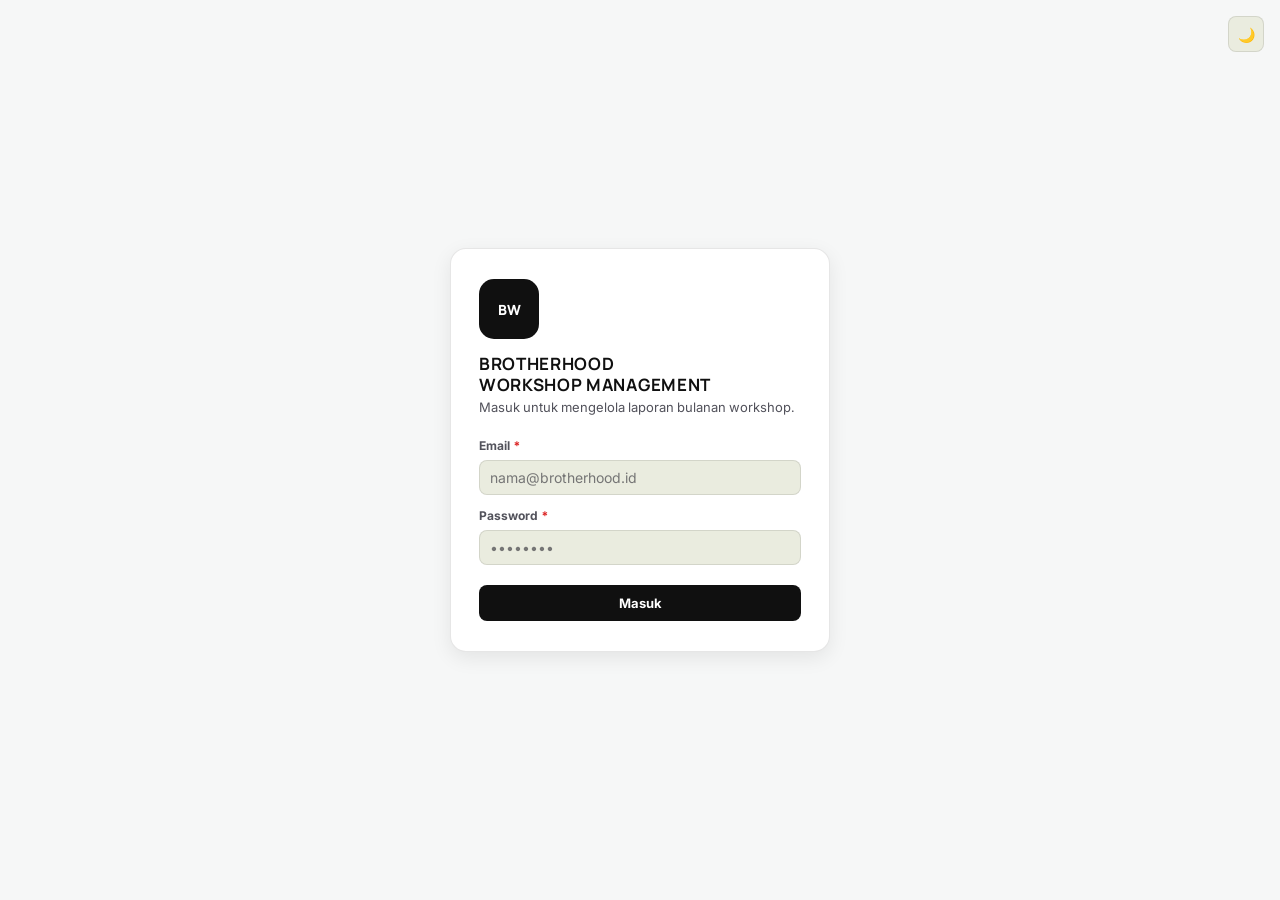
<file: index.html>
<!doctype html>
<html lang="id">
<head>
<meta charset="utf-8" />
<meta name="viewport" content="width=device-width, initial-scale=1, viewport-fit=cover" />
<title>BROTHERHOOD WORKSHOP MANAGEMENT</title>
<meta name="description" content="Laporan produksi &amp; keuangan bulanan untuk PINGBRO, SUNRISE, dan BROTHERHOOD." />
<link rel="icon" href="data:image/svg+xml,<svg xmlns=%22http://www.w3.org/2000/svg%22 viewBox=%220 0 24 24%22><rect width=%2224%22 height=%2224%22 rx=%226%22 fill=%22%23101010%22/><text x=%2212%22 y=%2216.5%22 font-size=%2211%22 text-anchor=%22middle%22 fill=%22%23C6EF4E%22 font-family=%22sans-serif%22 font-weight=%22800%22>BW</text></svg>" />
<link rel="stylesheet" href="css/theme.css" />
<link rel="stylesheet" href="css/style.css" />
<script>
  // Apply saved theme before first paint to avoid a flash-of-wrong-theme.
  // Default is LIGHT unless the user explicitly chose dark before.
  (function () {
    try {
      var t = localStorage.getItem('bw_theme');
      if (t === 'dark') document.documentElement.setAttribute('data-theme', 'dark');
      else document.documentElement.setAttribute('data-theme', 'light');
    } catch (e) { document.documentElement.setAttribute('data-theme', 'light'); }
  })();
</script>
<style>
  /* Splash awal: logo Brotherhood (dari cache perangkat) + nama, sampai layar pertama siap. */
  #boot-splash { position: fixed; inset: 0; z-index: 9999; display: flex; flex-direction: column; align-items: center; justify-content: center; gap: 18px; background: var(--color-bg); transition: opacity .28s ease; }
  #boot-splash.is-out { opacity: 0; pointer-events: none; }
  .boot-splash__mark { width: 88px; height: 88px; border-radius: 22px; overflow: hidden; display: flex; align-items: center; justify-content: center; background: var(--color-primary); color: var(--color-on-primary); font-family: var(--font-display); font-weight: 800; font-size: 30px; }
  .boot-splash__mark.has-logo { background: #fff; box-shadow: inset 0 0 0 1px rgba(0,0,0,.08); }
  .boot-splash__mark img { width: 100%; height: 100%; object-fit: contain; display: block; }
  .boot-splash__name { font-family: var(--font-display); font-weight: 800; font-size: 14px; letter-spacing: .08em; text-align: center; max-width: 280px; line-height: 1.35; color: var(--color-text-high); text-wrap: balance; padding: 0 20px; }
  .boot-splash__bar { width: 120px; height: 3px; border-radius: 3px; background: var(--color-border); overflow: hidden; }
  .boot-splash__bar::after { content: ''; display: block; width: 40%; height: 100%; background: var(--color-primary); border-radius: 3px; animation: boot-slide 1.1s ease-in-out infinite; }
  @keyframes boot-slide { from { transform: translateX(-100%); } to { transform: translateX(300%); } }
  @media (prefers-reduced-motion: reduce) { .boot-splash__bar::after { animation: none; width: 100%; opacity: .5; } }
</style>
</head>
<body>
  <div id="boot-splash" aria-hidden="true">
    <div class="boot-splash__mark" id="boot-splash-mark">BW</div>
    <div class="boot-splash__name">BROTHERHOOD WORKSHOP MANAGEMENT</div>
    <div class="boot-splash__bar"></div>
  </div>
  <script>
    // Isi logo splash secepat mungkin dari cache perangkat (logo yang sama dengan header/login/Slip Gaji).
    (function () {
      try {
        var b = JSON.parse(localStorage.getItem('bw_brand_url_v1') || 'null');
        if (!b || !b.url) return;
        var s = JSON.parse(localStorage.getItem('bw_slip_logo_v1') || 'null');
        var src = (s && s.id === b.id && s.dataUrl) ? s.dataUrl : b.url;
        var m = document.getElementById('boot-splash-mark');
        var img = new Image(); img.alt = '';
        img.onload = function () { m.textContent = ''; m.className += ' has-logo'; m.appendChild(img); };
        img.src = src;
      } catch (e) {}
    })();
    // Pengaman: splash tidak pernah menutupi aplikasi lebih dari 10 detik.
    setTimeout(function () { var e = document.getElementById('boot-splash'); if (e) e.className += ' is-out'; }, 10000);
  </script>
  <div id="shell-root"></div>
  <div id="toast-stack" aria-live="polite"></div>

  <script type="module" src="js/main.js"></script>
</body>
</html>
</file>
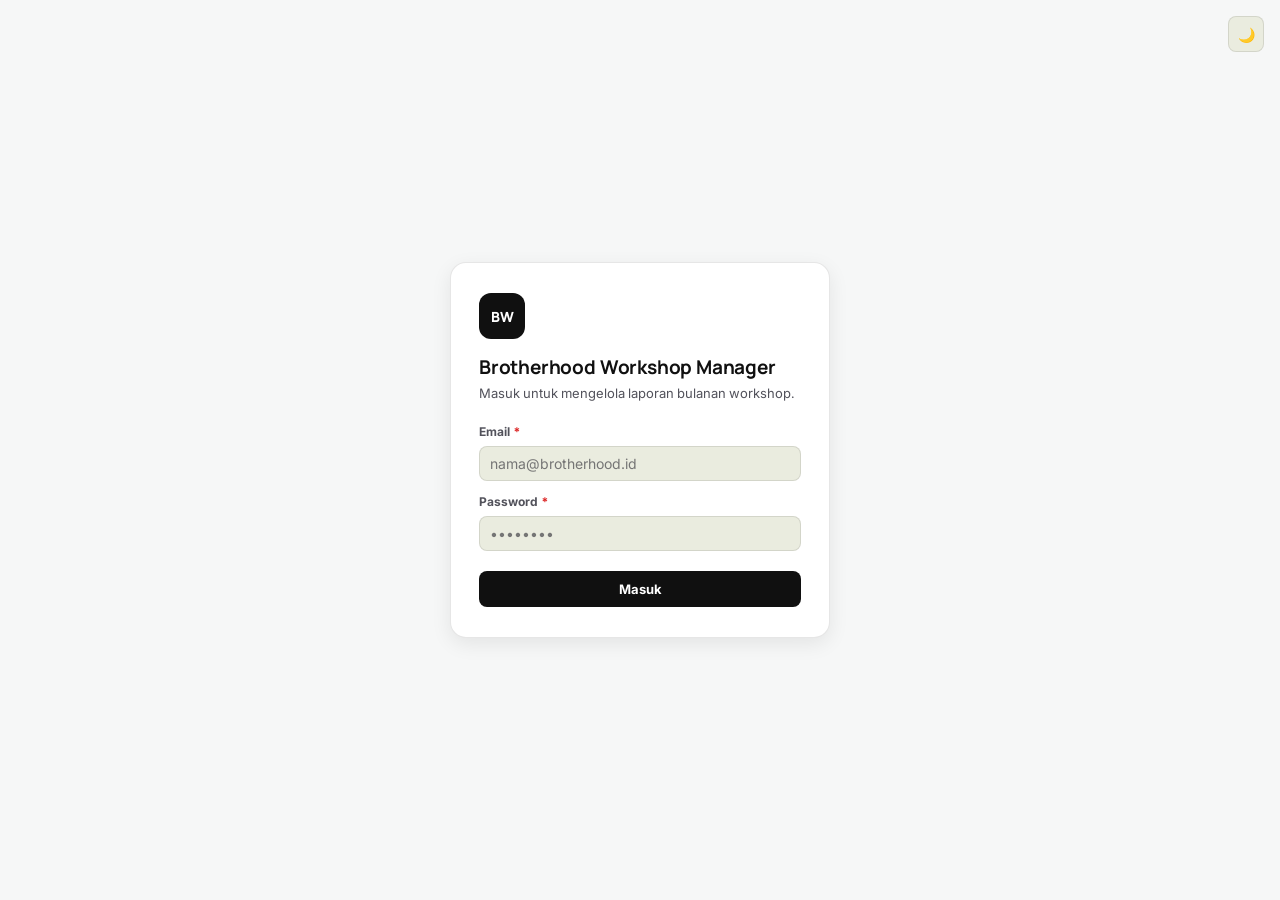
<file: -/index.html>
<!doctype html>
<html lang="id">
<head>
<meta charset="utf-8" />
<meta name="viewport" content="width=device-width, initial-scale=1, viewport-fit=cover" />
<title>Brotherhood Workshop Manager</title>
<meta name="description" content="Laporan produksi &amp; keuangan bulanan untuk PINGBRO, SUNRISE, dan BROTHERHOOD." />
<link rel="icon" href="data:image/svg+xml,<svg xmlns=%22http://www.w3.org/2000/svg%22 viewBox=%220 0 24 24%22><rect width=%2224%22 height=%2224%22 rx=%226%22 fill=%22%23101010%22/><text x=%2212%22 y=%2216.5%22 font-size=%2211%22 text-anchor=%22middle%22 fill=%22%23C6EF4E%22 font-family=%22sans-serif%22 font-weight=%22800%22>BW</text></svg>" />
<link rel="stylesheet" href="css/theme.css" />
<link rel="stylesheet" href="css/style.css" />
<script>
  // Apply saved theme before first paint to avoid a flash-of-wrong-theme.
  // Default is LIGHT unless the user explicitly chose dark before.
  (function () {
    try {
      var t = localStorage.getItem('bw_theme');
      if (t === 'dark') document.documentElement.setAttribute('data-theme', 'dark');
      else document.documentElement.setAttribute('data-theme', 'light');
    } catch (e) { document.documentElement.setAttribute('data-theme', 'light'); }
  })();
</script>
</head>
<body>
  <div id="shell-root"></div>
  <div id="toast-stack" aria-live="polite"></div>

  <script type="module" src="js/main.js"></script>
</body>
</html>
</file>
<file: css/theme.css>
/* ==========================================================================
   Brotherhood Workshop Manager — Design Tokens
   Light theme  = "Brotherhood"     (default)
   Dark theme   = "Sovereign Slate" (data-theme="dark")
   Tokens are consumed everywhere via var(--token); never hardcode colors
   in component CSS. Toggle persists to localStorage key `bw_theme`.
   ========================================================================== */

@import url('https://fonts.googleapis.com/css2?family=Inter:wght@400;500;600;700;800&family=Manrope:wght@600;700;800&display=swap');

:root {
  /* ---- Light "Brotherhood" (default) -------------------------------- */
  --color-ink: #101010;
  --color-lime: #C6EF4E;
  --color-bg: #F6F7F7;
  --color-surface: #FFFFFF;
  --color-surface-muted: #EAECDF;
  --color-elevated: #FFFFFF;
  --color-orange: #FF8A1E;
  --color-red: #DC2626;
  --color-green: #16A34A;

  --color-owner-pingbro: #101010;
  --color-owner-sunrise: #8B5CF6;
  --color-owner-brotherhood: #14B8A6;

  --color-text-high: var(--color-ink);
  --color-text-medium: #52525B;
  --color-text-low: #8A8F8C;

  --color-border: rgba(16, 16, 16, 0.10);
  --color-border-strong: rgba(16, 16, 16, 0.18);

  --color-primary: var(--color-ink);
  --color-on-primary: #FFFFFF;
  --color-accent: var(--color-lime);
  --color-on-accent: #101010;
  --color-secondary: var(--color-orange);

  --status-success-bg: rgba(22, 163, 74, 0.12);
  --status-success-fg: #16A34A;
  --status-warning-bg: rgba(255, 138, 30, 0.14);
  --status-warning-fg: #B15E00;
  --status-critical-bg: rgba(220, 38, 38, 0.10);
  --status-critical-fg: #DC2626;
  --status-info-bg: rgba(37, 99, 235, 0.10);
  --status-info-fg: #2563EB;
  --status-highlight-bg: rgba(124, 58, 237, 0.10);
  --status-highlight-fg: #7C3AED;

  --shadow-sm: 0 1px 2px rgba(16, 16, 16, 0.06);
  --shadow-md: 0 6px 20px rgba(16, 16, 16, 0.08);
  --shadow-lg: 0 16px 40px rgba(16, 16, 16, 0.14);

  --radius-sm: 8px;
  --radius-lg: 16px;

  --font-display: 'Manrope', 'Atyp Display', 'Inter', sans-serif;
  --font-body: 'Inter', sans-serif;

  --sidebar-w: 248px;
  --topbar-h: 64px;

  color-scheme: light;
}

/* Catatan: --font-display sengaja HANYA didefinisikan di :root (atas) agar Dark & Light memakai font yang sama; tema hanya mengubah warna. */
/* ---- Dark "Sovereign Slate" (system preference, unless overridden) --- */
@media (prefers-color-scheme: dark) {
  :root:not([data-theme="light"]) {
    --color-ink: #F8FAFC;
    --color-bg: #0B0F17;
    --color-surface: #111827;
    --color-surface-muted: #1E293B;
    --color-elevated: #1E293B;

    --color-primary: #10B981;
    --color-on-primary: #003824;
    --color-on-primary-strong: #062E20;
    --color-accent: #10B981;
    --color-on-accent: #003824;
    --color-secondary: #0EA5E9;

    --color-orange: #F59E0B;
    --color-red: #F87171;
    --color-green: #34D399;

    --color-owner-pingbro: #F8FAFC;
    --color-owner-sunrise: #A78BFA;
    --color-owner-brotherhood: #2DD4BF;

    --color-text-high: #F8FAFC;
    --color-text-medium: #94A3B8;
    --color-text-low: #475569;

    --color-border: rgba(148, 163, 184, 0.08);
    --color-border-strong: rgba(148, 163, 184, 0.16);

    --status-success-bg: rgba(16, 185, 129, 0.12);
    --status-success-fg: #34D399;
    --status-warning-bg: rgba(245, 158, 11, 0.14);
    --status-warning-fg: #FBBF24;
    --status-critical-bg: rgba(239, 68, 68, 0.12);
    --status-critical-fg: #F87171;
    --status-info-bg: rgba(96, 165, 250, 0.14);
    --status-info-fg: #60A5FA;
    --status-highlight-bg: rgba(167, 139, 250, 0.16);
    --status-highlight-fg: #C4B5FD;

    --shadow-sm: 0 1px 2px rgba(0, 0, 0, 0.30);
    --shadow-md: 0 6px 20px rgba(0, 0, 0, 0.40);
    --shadow-lg: 0 20px 48px rgba(0, 0, 0, 0.55);

    color-scheme: dark;
  }
}

/* ---- Dark "Sovereign Slate" (explicit toggle) ------------------------ */
:root[data-theme="dark"] {
  --color-ink: #F8FAFC;
  --color-bg: #0B0F17;
  --color-surface: #111827;
  --color-surface-muted: #1E293B;
  --color-elevated: #1E293B;

  --color-primary: #10B981;
  --color-on-primary: #003824;
  --color-on-primary-strong: #062E20;
  --color-accent: #10B981;
  --color-on-accent: #003824;
  --color-secondary: #0EA5E9;

  --color-orange: #F59E0B;
  --color-red: #F87171;
  --color-green: #34D399;

  --color-owner-pingbro: #F8FAFC;
  --color-owner-sunrise: #A78BFA;
  --color-owner-brotherhood: #2DD4BF;

  --color-text-high: #F8FAFC;
  --color-text-medium: #94A3B8;
  --color-text-low: #475569;

  --color-border: rgba(148, 163, 184, 0.08);
  --color-border-strong: rgba(148, 163, 184, 0.16);

  --status-success-bg: rgba(16, 185, 129, 0.12);
  --status-success-fg: #34D399;
  --status-warning-bg: rgba(245, 158, 11, 0.14);
  --status-warning-fg: #FBBF24;
  --status-critical-bg: rgba(239, 68, 68, 0.12);
  --status-critical-fg: #F87171;
  --status-info-bg: rgba(96, 165, 250, 0.14);
  --status-info-fg: #60A5FA;
  --status-highlight-bg: rgba(167, 139, 250, 0.16);
  --status-highlight-fg: #C4B5FD;

  --shadow-sm: 0 1px 2px rgba(0, 0, 0, 0.30);
  --shadow-md: 0 6px 20px rgba(0, 0, 0, 0.40);
  --shadow-lg: 0 20px 48px rgba(0, 0, 0, 0.55);

  color-scheme: dark;
}

:root[data-theme="light"] {
  color-scheme: light;
}

* { box-sizing: border-box; }

html, body {
  background: var(--color-bg);
  color: var(--color-text-high);
}

body {
  font-family: var(--font-body);
  font-variant-numeric: tabular-nums;
}

.num, .currency, td.num, th.num {
  font-variant-numeric: tabular-nums;
  font-feature-settings: 'tnum' 1;
}
</file>
<file: css/style.css>
/* ==========================================================================
   Brotherhood Workshop Manager — Layout & Components
   Uses only var(--token) colors from theme.css so both themes work
   everywhere automatically.
   ========================================================================== */

html, body { margin: 0; padding: 0; height: 100%; }
body {
  font-family: var(--font-body);
  font-size: 14px;
  line-height: 1.5;
  -webkit-font-smoothing: antialiased;
}
h1, h2, h3, h4 { font-family: var(--font-display); margin: 0 0 4px; letter-spacing: -0.01em; }
p { margin: 0 0 8px; }
a { color: inherit; }
button, input, select, textarea { font-family: inherit; font-size: inherit; color: inherit; }
::selection { background: var(--color-accent); color: var(--color-on-accent); }

/* ---------------------------------------------------------------------- */
/* App shell                                                               */
/* ---------------------------------------------------------------------- */
#app-shell { display: flex; min-height: 100vh; }
#app-shell.is-hidden { display: none; }

.sidebar {
  width: var(--sidebar-w);
  flex-shrink: 0;
  background: var(--color-surface);
  border-right: 1px solid var(--color-border);
  display: flex;
  flex-direction: column;
  position: fixed;
  top: 0; bottom: 0; left: 0;
  z-index: 40;
  transition: transform .22s ease;
}
.sidebar__brand {
  display: flex; align-items: center; gap: 10px;
  padding: 18px 18px 14px;
  border-bottom: 1px solid var(--color-border);
}
.sidebar__brand-mark {
  width: 34px; height: 34px; border-radius: 10px;
  background: var(--color-primary); color: var(--color-on-primary);
  display: flex; align-items: center; justify-content: center;
  font-family: var(--font-display); font-weight: 800; font-size: 15px;
}
.sidebar__brand-text { font-family: var(--font-display); font-weight: 800; font-size: 15px; line-height: 1.2; }
.sidebar__brand-text small { display:block; font-family: var(--font-body); font-weight: 500; font-size: 11px; color: var(--color-text-low); }

.sidebar__nav { flex: 1; overflow-y: auto; padding: 10px; }
.nav-item {
  display: flex; align-items: center; gap: 10px;
  padding: 9px 12px; margin-bottom: 2px;
  border-radius: var(--radius-sm);
  color: var(--color-text-medium);
  text-decoration: none;
  font-weight: 600; font-size: 13.5px;
  cursor: pointer;
  border: none; background: transparent; width: 100%; text-align: left;
}
.nav-item:hover { background: var(--color-surface-muted); color: var(--color-text-high); }
.nav-item.is-active { background: var(--color-primary); color: var(--color-on-primary); }
.nav-item__icon { width: 18px; height: 18px; flex-shrink: 0; display:flex; align-items:center; justify-content:center; }
.nav-section-label { font-size: 10.5px; text-transform: uppercase; letter-spacing: .08em; color: var(--color-text-low); font-weight: 700; padding: 14px 12px 6px; }

.sidebar__footer { padding: 12px; border-top: 1px solid var(--color-border); }
.user-chip { display:flex; align-items:center; gap:8px; padding: 8px; border-radius: var(--radius-sm); }
.user-chip__avatar { width: 30px; height: 30px; border-radius: 50%; background: var(--color-accent); color: var(--color-on-accent); display:flex; align-items:center; justify-content:center; font-weight:700; font-size:12px; flex-shrink:0; }
.user-chip__meta { flex: 1; min-width: 0; }
.user-chip__meta .name { font-weight: 700; font-size: 12.5px; white-space: nowrap; overflow: hidden; text-overflow: ellipsis; }
.user-chip__meta .role { font-size: 11px; color: var(--color-text-low); }
.logout-btn { background: none; border: none; color: var(--color-text-low); cursor: pointer; padding: 6px; border-radius: 6px; }
.logout-btn:hover { background: var(--color-surface-muted); color: var(--color-red); }

.main-col { flex: 1; margin-left: var(--sidebar-w); display: flex; flex-direction: column; min-width: 0; }

.topbar {
  height: var(--topbar-h);
  position: sticky; top: 0; z-index: 30;
  background: var(--color-surface);
  border-bottom: 1px solid var(--color-border);
  display: flex; align-items: center; gap: 12px;
  padding: 0 18px;
}
.topbar__menu-btn { display: none; background: none; border: none; cursor: pointer; padding: 6px; border-radius: 8px; }
.topbar__menu-btn:hover { background: var(--color-surface-muted); }
.topbar__title { font-family: var(--font-display); font-weight: 800; font-size: 17px; margin-right: auto; white-space: nowrap; overflow: hidden; text-overflow: ellipsis; }
.topbar__controls { display: flex; align-items: center; gap: 8px; flex-wrap: nowrap; }

.select-control, select.input, input.input, textarea.input {
  background: var(--color-surface-muted);
  border: 1px solid var(--color-border);
  border-radius: var(--radius-sm);
  padding: 8px 10px;
  color: var(--color-text-high);
  outline: none;
}
.select-control:focus, .input:focus { border-color: var(--color-primary); }
.select-control { font-weight: 600; font-size: 12.5px; cursor: pointer; }

.owner-filter-pills { display: flex; gap: 4px; background: var(--color-surface-muted); border: 1px solid var(--color-border); border-radius: var(--radius-sm); padding: 3px; }
.owner-pill { border: none; background: transparent; padding: 6px 10px; border-radius: 6px; font-weight: 700; font-size: 11.5px; cursor: pointer; color: var(--color-text-medium); display:flex; align-items:center; gap:5px; }
.owner-pill.is-active { background: var(--color-surface); color: var(--color-text-high); box-shadow: var(--shadow-sm); }
.owner-dot { width: 8px; height: 8px; border-radius: 50%; flex-shrink: 0; }
.owner-dot--pingbro { background: var(--color-owner-pingbro); }
.owner-dot--sunrise { background: var(--color-owner-sunrise); }
.owner-dot--brotherhood { background: var(--color-owner-brotherhood); }

.theme-toggle { width: 36px; height: 36px; border-radius: var(--radius-sm); border: 1px solid var(--color-border); background: var(--color-surface-muted); cursor: pointer; display:flex; align-items:center; justify-content:center; flex-shrink: 0; }
.theme-toggle:hover { border-color: var(--color-border-strong); }

.view-container { flex: 1; padding: 22px; max-width: 1400px; width: 100%; margin: 0 auto; }
.sidebar-backdrop { display: none; position: fixed; inset: 0; background: rgba(0,0,0,.45); z-index: 39; }
.sidebar-backdrop.is-open { display: block; }

/* ---------------------------------------------------------------------- */
/* Page header                                                             */
/* ---------------------------------------------------------------------- */
.page-header { display: flex; align-items: flex-start; justify-content: space-between; gap: 12px; margin-bottom: 18px; flex-wrap: wrap; }
.page-header h1 { font-size: 22px; }
.page-header .subtitle { color: var(--color-text-medium); font-size: 13px; }
.page-header__actions { display: flex; gap: 8px; flex-wrap: wrap; }

/* ---------------------------------------------------------------------- */
/* Buttons                                                                 */
/* ---------------------------------------------------------------------- */
.btn {
  display: inline-flex; align-items: center; justify-content: center; gap: 6px;
  border-radius: var(--radius-sm); border: 1px solid transparent;
  padding: 9px 16px; font-weight: 700; font-size: 13px; cursor: pointer;
  white-space: nowrap;
  transition: filter .12s ease, opacity .12s ease;
}
.btn:disabled { opacity: .5; cursor: not-allowed; }
.btn:hover:not(:disabled) { filter: brightness(1.06); }
.btn-primary { background: var(--color-primary); color: var(--color-on-primary); }
.btn-accent { background: var(--color-accent); color: var(--color-on-accent); }
.btn-secondary { background: var(--color-surface-muted); color: var(--color-text-high); border-color: var(--color-border); }
.btn-outline { background: transparent; color: var(--color-text-high); border-color: var(--color-border-strong); }
.btn-danger { background: transparent; color: var(--color-red); border-color: var(--color-red); }
.btn-sm { padding: 6px 10px; font-size: 12px; }
.btn-icon { width: 32px; height: 32px; padding: 0; }
.btn-block { width: 100%; }

/* ---------------------------------------------------------------------- */
/* Cards / KPI                                                             */
/* ---------------------------------------------------------------------- */
.card { background: var(--color-surface); border: 1px solid var(--color-border); border-radius: var(--radius-lg); padding: 18px; }
.card + .card { margin-top: 16px; }
.grid { display: grid; gap: 14px; }
.grid-kpi { grid-template-columns: repeat(auto-fit, minmax(220px, 1fr)); }
.grid-2 { grid-template-columns: repeat(auto-fit, minmax(340px, 1fr)); }
.grid-3 { grid-template-columns: repeat(auto-fit, minmax(260px, 1fr)); }

.kpi-card { position: relative; overflow: hidden; }
.kpi-card .label { font-size: 12px; font-weight: 700; color: var(--color-text-medium); text-transform: uppercase; letter-spacing: .04em; }
.kpi-card .value { font-family: var(--font-display); font-size: 26px; font-weight: 800; margin-top: 6px; }
.kpi-card .delta { font-size: 12px; font-weight: 700; margin-top: 6px; display:inline-flex; align-items:center; gap:4px; padding: 3px 8px; border-radius: 999px; }
.kpi-card .delta.up { background: var(--status-success-bg); color: var(--status-success-fg); }
.kpi-card .delta.down { background: var(--status-critical-bg); color: var(--status-critical-fg); }
.kpi-card--accent { background: var(--color-primary); color: var(--color-on-primary); border-color: transparent; }
.kpi-card--accent .label, .kpi-card--accent .value { color: var(--color-on-primary); }

.stat-strip { display: flex; flex-wrap: wrap; gap: 0; border: 1px solid var(--color-border); border-radius: var(--radius-lg); overflow: hidden; background: var(--color-surface); }
.stat-strip__item { flex: 1 1 160px; padding: 14px 16px; border-right: 1px solid var(--color-border); }
.stat-strip__item:last-child { border-right: none; }
.stat-strip__item .label { font-size: 11.5px; color: var(--color-text-low); font-weight: 700; text-transform: uppercase; letter-spacing: .04em; }
.stat-strip__item .value { font-family: var(--font-display); font-size: 17px; font-weight: 800; margin-top: 4px; }

/* ---------------------------------------------------------------------- */
/* Tables                                                                  */
/* ---------------------------------------------------------------------- */
.table-wrap { overflow-x: auto; border: 1px solid var(--color-border); border-radius: var(--radius-lg); background: var(--color-surface); }
table.data-table { width: 100%; border-collapse: collapse; min-width: 640px; }
.data-table thead th {
  text-align: left; font-size: 11px; text-transform: uppercase; letter-spacing: .04em;
  color: var(--color-text-low); font-weight: 700; padding: 12px 14px;
  border-bottom: 1px solid var(--color-border); background: var(--color-surface-muted);
  position: sticky; top: 0;
}
.data-table td { padding: 11px 14px; border-bottom: 1px solid var(--color-border); font-size: 13px; }
.data-table tbody tr:last-child td { border-bottom: none; }
.data-table tbody tr:hover { background: var(--color-surface-muted); }
.data-table td.num, .data-table th.num { text-align: right; }
.data-table .row-actions { display: flex; gap: 6px; justify-content: flex-end; }

.badge { display: inline-flex; align-items: center; gap: 4px; padding: 3px 9px; border-radius: 999px; font-size: 11px; font-weight: 700; }
.badge-success { background: var(--status-success-bg); color: var(--status-success-fg); }
.badge-warning { background: var(--status-warning-bg); color: var(--status-warning-fg); }
.badge-critical { background: var(--status-critical-bg); color: var(--status-critical-fg); }
.badge-neutral { background: var(--color-surface-muted); color: var(--color-text-medium); border: 1px solid var(--color-border); }

.owner-tag { display: inline-flex; align-items: center; gap: 6px; font-weight: 700; font-size: 12.5px; }

/* Skeleton */
.skeleton-line { height: 14px; border-radius: 4px; background: linear-gradient(90deg, var(--color-surface-muted) 25%, var(--color-border) 37%, var(--color-surface-muted) 63%); background-size: 400% 100%; animation: skeleton-pulse 1.4s ease infinite; }
@keyframes skeleton-pulse { 0% { background-position: 100% 50%; } 100% { background-position: 0 50%; } }
.skeleton-row td { padding: 14px; }
.skeleton-kpi { height: 84px; border-radius: var(--radius-lg); }

/* Empty state */
.empty-state { padding: 48px 20px; text-align: center; color: var(--color-text-medium); }
.empty-state__icon { font-size: 30px; margin-bottom: 8px; opacity: .6; }
.empty-state__title { font-weight: 700; color: var(--color-text-high); margin-bottom: 4px; }
.empty-state__hint { font-size: 12.5px; }

/* ---------------------------------------------------------------------- */
/* Forms                                                                   */
/* ---------------------------------------------------------------------- */
.form-grid { display: grid; grid-template-columns: repeat(auto-fit, minmax(200px, 1fr)); gap: 12px; }
.field { display: flex; flex-direction: column; gap: 5px; }
.field label { font-size: 12px; font-weight: 700; color: var(--color-text-medium); }
.field .hint { font-size: 11px; color: var(--color-text-low); }
.field .error-msg { font-size: 11.5px; color: var(--color-red); font-weight: 600; }
.field.has-error .input { border-color: var(--color-red); }
.field-computed { background: var(--color-surface-muted); border: 1px dashed var(--color-border-strong); border-radius: var(--radius-sm); padding: 8px 10px; font-weight: 700; }
.form-actions { display: flex; gap: 8px; justify-content: flex-end; margin-top: 6px; }
.required-mark { color: var(--color-red); }
.checkbox-row { display: flex; align-items: center; gap: 8px; }

/* Modal */
.modal-backdrop { position: fixed; inset: 0; background: rgba(0,0,0,.5); z-index: 100; display: flex; align-items: center; justify-content: center; padding: 16px; }
.modal { background: var(--color-surface); border-radius: var(--radius-lg); max-width: 640px; width: 100%; max-height: 92vh; overflow-y: auto; box-shadow: var(--shadow-lg); border: 1px solid var(--color-border); }
.modal__header { display: flex; align-items: center; justify-content: space-between; padding: 16px 20px; border-bottom: 1px solid var(--color-border); }
.modal__header h3 { font-size: 16px; }
.modal__body { padding: 18px 20px; }
.modal__close { background: none; border: none; cursor: pointer; color: var(--color-text-medium); font-size: 18px; padding: 4px; }

/* Toast */
#toast-stack { position: fixed; bottom: 18px; right: 18px; z-index: 200; display: flex; flex-direction: column; gap: 8px; max-width: 320px; }
.toast { background: var(--color-elevated); color: var(--color-text-high); border: 1px solid var(--color-border); border-left: 4px solid var(--color-primary); border-radius: var(--radius-sm); padding: 11px 14px; box-shadow: var(--shadow-md); font-size: 12.5px; font-weight: 600; animation: toast-in .18s ease; }
.toast.toast-error { border-left-color: var(--color-red); }
.toast.toast-success { border-left-color: var(--color-green); }
@keyframes toast-in { from { transform: translateY(8px); opacity: 0; } to { transform: translateY(0); opacity: 1; } }

/* Login */
.login-screen { min-height: 100vh; display: flex; align-items: center; justify-content: center; background: var(--color-bg); padding: 20px; }
.login-card { width: 100%; max-width: 380px; background: var(--color-surface); border: 1px solid var(--color-border); border-radius: var(--radius-lg); padding: 30px 28px; box-shadow: var(--shadow-md); }
.login-card .brand-mark { width: 46px; height: 46px; border-radius: 12px; background: var(--color-primary); color: var(--color-on-primary); display: flex; align-items: center; justify-content: center; font-family: var(--font-display); font-weight: 800; margin-bottom: 14px; }
.login-card h1 { font-size: 19px; margin-bottom: 2px; }
.login-card .subtitle { color: var(--color-text-medium); font-size: 13px; margin-bottom: 20px; }
.login-theme-toggle { position: fixed; top: 16px; right: 16px; }

/* Tabs */
.tabs { display: flex; gap: 4px; overflow-x: auto; border-bottom: 1px solid var(--color-border); margin-bottom: 16px; }
.tab-btn { background: none; border: none; padding: 10px 14px; font-weight: 700; font-size: 13px; color: var(--color-text-medium); cursor: pointer; border-bottom: 2px solid transparent; white-space: nowrap; }
.tab-btn.is-active { color: var(--color-text-high); border-bottom-color: var(--color-primary); }

/* Wizard (Import Excel) */
.wizard-steps { display: flex; align-items: center; margin-bottom: 20px; overflow-x: auto; gap: 4px; }
.wizard-step { display: flex; align-items: center; gap: 8px; padding: 8px 12px; border-radius: 999px; font-size: 12px; font-weight: 700; color: var(--color-text-low); white-space: nowrap; }
.wizard-step .num { width: 22px; height: 22px; border-radius: 50%; background: var(--color-surface-muted); display:flex; align-items:center; justify-content:center; font-size: 11px; }
.wizard-step.is-active { color: var(--color-text-high); }
.wizard-step.is-active .num { background: var(--color-primary); color: var(--color-on-primary); }
.wizard-step.is-done .num { background: var(--status-success-bg); color: var(--status-success-fg); }
.wizard-connector { flex: 1; height: 1px; background: var(--color-border); min-width: 16px; }
.dropzone { border: 2px dashed var(--color-border-strong); border-radius: var(--radius-lg); padding: 40px 20px; text-align: center; cursor: pointer; }
.dropzone:hover { border-color: var(--color-primary); background: var(--color-surface-muted); }
.dropzone.is-dragover { border-color: var(--color-primary); background: var(--color-surface-muted); }

/* Saldo boxes */
.saldo-boxes { display: grid; grid-template-columns: repeat(auto-fit, minmax(180px,1fr)); gap: 12px; align-items: stretch; }
.saldo-box { background: var(--color-surface-muted); border: 1px solid var(--color-border); border-radius: var(--radius-lg); padding: 16px; text-align: center; }
.saldo-box .label { font-size: 11.5px; font-weight: 700; color: var(--color-text-low); text-transform: uppercase; }
.saldo-box .value { font-family: var(--font-display); font-size: 18px; font-weight: 800; margin-top: 6px; }
.saldo-op { display: flex; align-items: center; justify-content: center; font-size: 20px; font-weight: 800; color: var(--color-text-low); }

/* ---------------------------------------------------------------------- */
/* Rekap Bulanan — ringkasan cards & matriks bernomor dengan pita warna     */
/* per bagian (reuses existing status-*/color-* tokens, so light/dark mode */
/* need no extra work — see theme.css for both palettes).                  */
/* ---------------------------------------------------------------------- */
.page-icon {
  width: 40px; height: 40px; border-radius: var(--radius-sm);
  background: var(--color-primary); color: var(--color-on-primary);
  display: flex; align-items: center; justify-content: center; flex-shrink: 0;
}

.ringkasan-card { display: flex; align-items: center; gap: 12px; border-color: transparent; }
.ringkasan-card .label { font-size: 11.5px; font-weight: 700; color: var(--color-text-medium); text-transform: uppercase; letter-spacing: .03em; }
.ringkasan-card .value { font-family: var(--font-display); font-size: 18px; font-weight: 800; margin-top: 3px; }
.ringkasan-card--success { background: var(--status-success-bg); }
.ringkasan-card--info { background: var(--status-info-bg); }
.ringkasan-card--warning { background: var(--status-warning-bg); }
.ringkasan-card--critical { background: var(--status-critical-bg); }
.ringkasan-card--highlight { background: var(--status-highlight-bg); }

.stat-icon {
  width: 40px; height: 40px; border-radius: 50%; flex-shrink: 0;
  display: flex; align-items: center; justify-content: center; color: #fff;
}
.stat-icon--success { background: var(--status-success-fg); }
.stat-icon--info { background: var(--status-info-fg); }
.stat-icon--warning { background: var(--status-warning-fg); }
.stat-icon--critical { background: var(--status-critical-fg); }
.stat-icon--highlight { background: var(--status-highlight-fg); }

.recap-matrix .row-tone--success td { background: var(--status-success-bg); }
.recap-matrix .row-tone--info td { background: var(--status-info-bg); }
.recap-matrix .row-tone--warning td { background: var(--status-warning-bg); }
.recap-matrix .row-tone--critical td { background: var(--status-critical-bg); }
.recap-matrix .row-tone--highlight td { background: var(--status-highlight-bg); }
.recap-matrix .row-negative .num { color: var(--color-red); font-weight: 700; }
.recap-matrix .row-section td {
  background: var(--color-surface-muted); font-weight: 800; font-size: 12px;
  text-transform: uppercase; letter-spacing: .03em; color: var(--color-text-medium);
  padding-top: 10px; padding-bottom: 10px;
}
.recap-matrix td.num-col, .recap-matrix th.num-col { width: 34px; text-align: center; color: var(--color-text-low); font-weight: 700; }
.recap-matrix td.icon-col { text-align: center; }

.formula-card { display: flex; gap: 20px; flex-wrap: wrap; align-items: flex-start; }
.formula-card__icon {
  width: 36px; height: 36px; border-radius: 50%; flex-shrink: 0;
  background: var(--status-info-bg); color: var(--status-info-fg);
  display: flex; align-items: center; justify-content: center;
}
.formula-card__body { flex: 1 1 260px; }
.formula-card__formula {
  font-family: var(--font-display); font-weight: 700; font-size: 13.5px;
  background: var(--color-surface-muted); border-radius: var(--radius-sm);
  padding: 10px 12px; margin-top: 6px; line-height: 1.6;
}
.formula-card__notes { flex: 1 1 260px; margin: 0; padding-left: 18px; font-size: 12.5px; color: var(--color-text-medium); line-height: 1.9; }

@media (max-width: 640px) {
  .ringkasan-card { flex-direction: column; align-items: flex-start; text-align: left; }
}

/* Recap matrix */
.recap-matrix th, .recap-matrix td { white-space: nowrap; }
.recap-matrix .metric-label { font-weight: 700; }
.recap-matrix tr.total-row td { font-weight: 800; border-top: 2px solid var(--color-border-strong); }

/* Slip Gaji — halaman (toolbar + preview). Isi slip sendiri memakai .sg*  */
.slip-sheet { max-width: 794px; margin: 0 auto; }
.slip-locked-banner { background: var(--status-warning-bg); color: var(--status-warning-fg); border-radius: var(--radius-sm); padding: 10px 14px; font-weight: 700; font-size: 12.5px; margin-bottom: 14px; display:flex; align-items:center; gap:8px; }
.slip-toolbar { display: flex; flex-wrap: wrap; align-items: center; justify-content: space-between; gap: 10px; margin-bottom: 14px; }
.slip-toolbar__actions { display: flex; flex-wrap: wrap; gap: 8px; }
.slip-toolbar__hint { font-size: 11.5px; color: var(--color-text-low); }
.slip-fit-note { font-size: 11.5px; color: var(--color-text-low); margin-top: 10px; text-align: center; }

/* ======================================================================== */
/* Slip Gaji (.sg) — satu markup untuk preview layar, cetak PDF A4 dan PNG.  */
/* Seluruh ukuran memakai `em` yang bertumpu pada --sg-fs (diatur fitSlip()  */
/* agar muat 1 halaman), sehingga mengecil proporsional. Palet terang/gelap  */
/* dikunci di sini (tidak mengikuti token aplikasi) agar hasil cetak/PNG     */
/* selalu konsisten; font tetap Inter/Manrope di kedua tema.                 */
/* ======================================================================== */
.sg--light {
  --sg-bg: #ffffff; --sg-card: #ffffff; --sg-tx: #17140d; --sg-mu: #6f6858; --sg-ln: #e8e2d2;
  --sg-hd: #fdf3d8; --sg-gd: #f5b82e; --sg-gdtx: #94650a; --sg-st: #fdebb8;
  --sg-paybg: #fff8e5; --sg-paybd: #f0c75e;
  --sg-okfg: #1e7a3a; --sg-okbg: #d5f2da; --sg-offfg: #8a2a22; --sg-offbg: #fbe0e0;
  --sg-neg: #b42318; --sg-negbg: #fbe9e7; --sg-on-gd: #1a1405;
}
.sg--dark {
  --sg-bg: #0b0d10; --sg-card: #11141a; --sg-tx: #f5f5f2; --sg-mu: #9aa0a6; --sg-ln: #2a2d32;
  --sg-hd: #17140d; --sg-gd: #f5b82e; --sg-gdtx: #f5b82e; --sg-st: #2b2209;
  --sg-paybg: #17130a; --sg-paybd: #8a6a1e;
  --sg-okfg: #7be0a0; --sg-okbg: #1f5c33; --sg-offfg: #ff8a8a; --sg-offbg: #3a1518;
  --sg-neg: #ff8a8a; --sg-negbg: #2a1517; --sg-on-gd: #1a1405;
}
.sg-measure { position: fixed; left: -99999px; top: 0; width: 190mm; visibility: hidden; pointer-events: none; }
.sg-sheet { position: relative; width: 190mm; height: 274mm; overflow: hidden; box-sizing: border-box; }
.sg-sheet--light { background: #ffffff; }
.sg-sheet--dark { background: #0b0d10; }
.sg-sheet::after {
  content: ''; position: absolute; left: 0; bottom: 0; width: 8mm; height: 8mm;
  background: #f5b82e; clip-path: polygon(0 0, 0 100%, 100% 100%); z-index: 0; pointer-events: none;
}
.sg { position: relative; z-index: 1; width: 100%; box-sizing: border-box; background: transparent; color: var(--sg-tx);
  font-family: var(--font-body); font-size: calc(var(--sg-fs, 12) * 1px); line-height: 1.35; font-variant-numeric: tabular-nums; }
.sg *, .sg *::before, .sg *::after { box-sizing: border-box; }
.sg > * + * { margin-top: .85em; }
.sg svg { display: block; flex: none; }

.sg-head { display: flex; align-items: center; justify-content: space-between; gap: 1em; padding-bottom: .8em; border-bottom: .14em solid var(--sg-gd); }
.sg-brand { display: flex; align-items: center; gap: .9em; min-width: 0; }
.sg-logo { width: 4em; height: 4em; border-radius: .7em; overflow: hidden; flex: none; display: flex; align-items: center; justify-content: center;
  background: var(--sg-gd); color: var(--sg-on-gd); }
.sg-logo img { width: 100%; height: 100%; object-fit: contain; background: #fff; }
.sg-logo__ini { font-family: var(--font-display); font-weight: 800; font-size: 1.5em; }
.sg-co { font-family: var(--font-display); font-weight: 800; font-size: 1.75em; line-height: 1.1; overflow-wrap: anywhere; }
.sg-tag { font-size: .72em; font-weight: 700; letter-spacing: .14em; color: var(--sg-gdtx); margin-top: .25em; }
.sg-tag + .sg-tag { color: var(--sg-mu); margin-top: .1em; }
.sg-title { text-align: right; flex: none; }
.sg-title__t { font-family: var(--font-display); font-weight: 800; font-size: 1.9em; letter-spacing: .05em; line-height: 1.1; }
.sg-badge { display: inline-block; margin-top: .35em; padding: .22em 1em; border-radius: 99em; background: var(--sg-gd); color: var(--sg-on-gd);
  font-weight: 800; font-size: .78em; letter-spacing: .14em; }

.sg-info { display: grid; grid-template-columns: 1.15fr 1.6fr .75fr 1.05fr 1.2fr; border: 1px solid var(--sg-ln); border-radius: .75em; background: var(--sg-card); overflow: hidden; }
.sg-info__c { padding: .7em .9em; border-right: 1px solid var(--sg-ln); min-width: 0; }
.sg-info__c:last-child { border-right: none; }
.sg-lbl { display: block; font-size: .62em; font-weight: 700; text-transform: uppercase; letter-spacing: .11em; color: var(--sg-mu); margin-bottom: .3em; }
.sg-val { display: block; font-weight: 800; font-size: 1em; overflow-wrap: anywhere; }
.sg-sub { display: block; font-size: .8em; color: var(--sg-mu); margin-top: .05em; }
.sg-chip { display: inline-block; padding: .1em .8em; border-radius: 99em; font-weight: 700; font-size: .9em; }
.sg-chip--ok { background: var(--sg-okbg); color: var(--sg-okfg); }
.sg-chip--off { background: var(--sg-offbg); color: var(--sg-offfg); }

.sg-card, .sg-box { border: 1px solid var(--sg-ln); border-radius: .75em; background: var(--sg-card); overflow: hidden; }
.sg-card__h { display: flex; align-items: center; gap: .55em; padding: .6em .9em; background: var(--sg-hd); border-bottom: 1px solid var(--sg-ln);
  font-weight: 800; font-size: .78em; text-transform: uppercase; letter-spacing: .1em; color: var(--sg-tx); }
.sg-card__h svg { width: 1.45em; height: 1.45em; color: var(--sg-gdtx); }

.sg-multi { display: grid; grid-template-columns: repeat(var(--sg-n, 1), minmax(0, 1fr)); }
.sg-multi--2 { --sg-n: 2; }
.sg-multi--3 { --sg-n: 3; }
.sg-multi--4 { --sg-n: 4; }
.sg-multi table + table { border-left: 1px solid var(--sg-ln); }
/* Tabel Rincian Order: SEMUA kolom (header & isi) rata tengah, lebar kolom tetap
   (persentase) supaya rapi & konsisten. Angka (No/Jumlah/Harga/Total) tidak
   dipecah; Nama Order & Jenis membungkus teks panjang (tidak dipotong). */
.sg-table { width: 100%; border-collapse: collapse; table-layout: fixed; font-size: .92em; }
.sg-table th { text-align: center; font-size: .68em; font-weight: 700; text-transform: uppercase; letter-spacing: .08em; color: var(--sg-mu); padding: .6em .4em; border-bottom: 1px solid var(--sg-ln); vertical-align: middle; }
.sg-table td { text-align: center; padding: .42em .5em; border-bottom: 1px solid var(--sg-ln); vertical-align: middle; overflow-wrap: anywhere; }
.sg-table tbody tr:last-child td { border-bottom: none; }
.sg-table td.n { white-space: nowrap; }
.sg-table .nm { font-weight: 700; }
.sg-table .b { font-weight: 800; }
.sg-table .c-no { width: 6%; } .sg-table .c-nm { width: 30%; } .sg-table .c-jn { width: 16%; }
.sg-table .c-qt { width: 11%; } .sg-table .c-hg { width: 17%; } .sg-table .c-tt { width: 20%; }
.sg-multi--2 .c-no { width: 6%; } .sg-multi--2 .c-nm { width: 27%; } .sg-multi--2 .c-jn { width: 15%; }
.sg-multi--2 .c-qt { width: 10%; } .sg-multi--2 .c-hg { width: 18%; } .sg-multi--2 .c-tt { width: 24%; }
.sg-multi--3 .c-no { width: 6%; } .sg-multi--3 .c-nm { width: 24%; } .sg-multi--3 .c-jn { width: 14%; }
.sg-multi--3 .c-qt { width: 10%; } .sg-multi--3 .c-hg { width: 19%; } .sg-multi--3 .c-tt { width: 27%; }
.sg-multi--4 .c-no { width: 6%; } .sg-multi--4 .c-nm { width: 22%; } .sg-multi--4 .c-jn { width: 14%; }
.sg-multi--4 .c-qt { width: 9%; } .sg-multi--4 .c-hg { width: 20%; } .sg-multi--4 .c-tt { width: 29%; }
.sg-multi--2 .sg-table td { padding: .3em .45em; }
.sg-multi--3 .sg-table td, .sg-multi--4 .sg-table td { padding: .22em .3em; }
.sg-multi--2 .sg-table th, .sg-multi--3 .sg-table th, .sg-multi--4 .sg-table th { padding: .45em .3em; }

.sg-two { display: grid; grid-template-columns: 1fr 1fr; gap: .85em; align-items: stretch; }
.sg-box { display: flex; flex-direction: column; min-width: 0; }
.sg-box__b { padding: .45em .9em; flex: 1; }
.sg-row { display: grid; grid-template-columns: minmax(0, 1fr) auto auto; gap: .6em; align-items: baseline; padding: .42em 0; border-bottom: 1px dashed var(--sg-ln); }
.sg-row:last-child { border-bottom: none; }
.sg-row__l { font-weight: 600; overflow-wrap: anywhere; }
.sg-row__l small { display: block; font-size: .8em; font-weight: 400; color: var(--sg-mu); }
.sg-row__m { color: var(--sg-mu); font-size: .88em; text-align: right; white-space: nowrap; }
.sg-row__r { font-weight: 800; text-align: right; white-space: nowrap; }
.sg-strip { display: flex; align-items: center; justify-content: space-between; gap: .6em; padding: .65em .9em; background: var(--sg-st); font-weight: 800; font-size: .82em; letter-spacing: .06em; }
.sg-strip b { font-size: 1.3em; letter-spacing: 0; white-space: nowrap; }
.sg-strip--neg { background: var(--sg-negbg); }
.sg-strip--neg b { color: var(--sg-neg); }

.sg-pay { display: flex; align-items: center; justify-content: space-between; gap: 1em; padding: 1em 1.3em; background: var(--sg-paybg); border: .13em solid var(--sg-paybd); border-radius: .95em; }
.sg-pay__main { min-width: 0; }
.sg-pay__lbl { font-size: .78em; font-weight: 800; letter-spacing: .16em; color: var(--sg-gdtx); }
.sg-pay__amt { font-family: var(--font-display); font-weight: 800; font-size: 2.7em; line-height: 1.1; margin: .1em 0; overflow-wrap: anywhere; }
.sg-pay__terb { font-size: .85em; color: var(--sg-mu); }
.sg-pay__terb span { font-weight: 800; color: var(--sg-tx); font-style: italic; }
.sg-pay__coin { width: 3.8em; height: 3.8em; border-radius: 50%; background: var(--sg-gd); color: var(--sg-on-gd); display: flex; align-items: center; justify-content: center; flex: none; }
.sg-pay__coin svg { width: 2em; height: 2em; }

.sg-foot { display: grid; grid-template-columns: 1fr 1fr; gap: 1.2em; align-items: end; padding-left: 0; }
.sg-notes ul { margin: .1em 0 0; padding-left: 1.15em; font-size: .8em; color: var(--sg-mu); }
.sg-notes li { margin: .15em 0; }
.sg-sign { text-align: center; }
.sg-sign__d { font-size: .85em; color: var(--sg-mu); }
.sg-sign__cols { display: flex; gap: 1.5em; margin-top: .3em; }
.sg-sign__cols > div { flex: 1; min-width: 0; font-size: .85em; font-weight: 600; overflow-wrap: anywhere; }
.sg-sign__ln { height: 3.4em; border-bottom: 1px solid var(--sg-tx); margin-bottom: .3em; }

/* Preview layar: kertas A4 yang diskalakan agar muat lebar kontainer */
.sg-stage { width: 100%; }
.sg-paperwrap { margin: 0 auto; position: relative; }
.sg-paper { width: 210mm; height: 297mm; padding: 10mm; box-sizing: border-box; transform-origin: top left; border-radius: 3px; box-shadow: var(--shadow-lg, 0 8px 30px rgba(0,0,0,.18)); }
.sg-paper--light { background: #ffffff; }
.sg-paper--dark { background: #0b0d10; }

/* Host cetak: di luar layar saat normal, satu-satunya yang tampil saat print */
#slip-print-host { position: fixed; left: -99999px; top: 0; width: 190mm; }

/* Chart */
.chart-svg-wrap { width: 100%; overflow-x: auto; }
.chart-legend { display: flex; gap: 14px; flex-wrap: wrap; margin-top: 8px; font-size: 12px; font-weight: 600; color: var(--color-text-medium); }
.chart-legend__dot { width: 9px; height: 9px; border-radius: 50%; display: inline-block; margin-right: 5px; }

/* Duplicate/period lock notes */
.notice { border-radius: var(--radius-sm); padding: 10px 14px; font-size: 12.5px; font-weight: 600; display: flex; gap: 8px; align-items: flex-start; }
.notice-info { background: var(--color-surface-muted); color: var(--color-text-medium); border: 1px solid var(--color-border); }
.notice-warning { background: var(--status-warning-bg); color: var(--status-warning-fg); }
.notice-critical { background: var(--status-critical-bg); color: var(--status-critical-fg); }

.text-low { color: var(--color-text-low); }
.text-medium { color: var(--color-text-medium); }
.mt-8 { margin-top: 8px; } .mt-12 { margin-top: 12px; } .mt-16 { margin-top: 16px; } .mt-20 { margin-top: 20px; }
.mb-8 { margin-bottom: 8px; } .mb-12 { margin-bottom: 12px; }
.flex { display: flex; } .flex-between { display:flex; align-items:center; justify-content:space-between; } .gap-8 { gap: 8px; } .items-center { align-items: center; }

/* ---------------------------------------------------------------------- */
/* Responsive                                                              */
/* ---------------------------------------------------------------------- */
@media (max-width: 980px) {
  .sidebar { transform: translateX(-100%); box-shadow: var(--shadow-lg); }
  .sidebar.is-open { transform: translateX(0); }
  .main-col { margin-left: 0; }
  .topbar__menu-btn { display: flex; }
  .topbar__controls { gap: 6px; }
}

@media (max-width: 640px) {
  .view-container { padding: 14px; }
  .topbar { padding: 0 12px; gap: 8px; }
  .topbar__title { display: none; }
  .owner-filter-pills { order: 3; width: 100%; justify-content: space-between; }
  .topbar__controls { flex-wrap: wrap; row-gap: 6px; justify-content: flex-end; }
  .select-control { padding: 7px 8px; font-size: 11.5px; }
  .page-header { flex-direction: column; }
  .form-grid { grid-template-columns: 1fr; }
  .stat-strip__item { flex-basis: 50%; border-bottom: 1px solid var(--color-border); }
  .modal { max-height: 100vh; border-radius: var(--radius-lg) var(--radius-lg) 0 0; margin-top: auto; }
  .modal-backdrop { align-items: flex-end; padding: 0; }
}

/* ---------------------------------------------------------------------- */
/* Print (Slip Gaji) — A4, SATU halaman. Hanya #slip-print-host yang tampil;  */
/* semua anak <body> lain disembunyikan, html/body dilepas dari tinggi 100%   */
/* supaya tidak ada halaman ke-2 kosong.                                      */
/* ---------------------------------------------------------------------- */
/* margin 0 -> Chrome/Edge tidak menyisipkan header/footer (tanggal, URL, nomor halaman);
   margin 10mm dibuat sendiri lewat padding host. Tinggi host 296mm (< 297mm) = pengaman. */
@page { size: A4; margin: 0; }
@media print {
  html, body { height: auto !important; min-height: 0 !important; overflow: visible !important; background: #fff !important; }
  body:not(.has-slip-print) { padding: 10mm; box-sizing: border-box; }
  .sidebar, .topbar, .no-print, #toast-stack { display: none !important; }
  .main-col { margin-left: 0 !important; }
  .view-container { padding: 0; max-width: 100%; }
  body.has-slip-print > *:not(#slip-print-host) { display: none !important; }
  body.has-slip-print #slip-print-host {
    position: static !important; left: auto !important; width: 210mm; height: 296mm; margin: 0; padding: 10mm; box-sizing: border-box; background: #fff;
    overflow: hidden; break-inside: avoid; page-break-inside: avoid; page-break-after: avoid; break-after: avoid;
  }
  #slip-print-host, #slip-print-host * { -webkit-print-color-adjust: exact; print-color-adjust: exact; }
  #slip-print-host .sg-sheet { box-shadow: none; }
}

/* ---------------------------------------------------------------------- */
/* Company logo (brand mark image + Master Data "Informasi Perusahaan")    */
/* ---------------------------------------------------------------------- */
.sidebar__brand-mark img,
.login-card .brand-mark img {
  width: 100%; height: 100%; object-fit: cover; border-radius: inherit;
}
.logo-upload-row { display: flex; align-items: center; gap: 14px; }
.logo-preview {
  width: 64px; height: 64px; border-radius: var(--radius-md, 10px);
  object-fit: cover; border: 1px solid var(--color-border); flex-shrink: 0;
}
.logo-preview--empty {
  display: flex; align-items: center; justify-content: center;
  color: var(--color-text-low); background: var(--color-bg-subtle, transparent);
}

/* ---------------------------------------------------------------------- */
/* Modal "unsaved changes" close confirmation (layered on the open modal)  */
/* ---------------------------------------------------------------------- */
.modal-close-confirm {
  position: fixed; inset: 0; z-index: 110;
  background: rgba(0,0,0,.35);
  display: flex; align-items: center; justify-content: center; padding: 16px;
}
.modal-close-confirm__box {
  background: var(--color-surface); border-radius: var(--radius-lg);
  border: 1px solid var(--color-border); box-shadow: var(--shadow-lg);
  max-width: 360px; width: 100%; padding: 18px 20px;
}
.modal-close-confirm__box p { margin: 0 0 14px; }

/* Numeric inputs render as type="text" (see _shared.js) specifically to
   drop the native spinner; this is a defensive fallback in case a
   type="number" input is ever added elsewhere. */
input[type="number"] { -moz-appearance: textfield; }
input[type="number"]::-webkit-outer-spin-button,
input[type="number"]::-webkit-inner-spin-button { -webkit-appearance: none; margin: 0; }

/* ---------------------------------------------------------------------- */
/* Dashboard — progress indicators + operational activity feed             */
/* (Feature F #2: replaces the old "Tren Hasil Bulan" chart card and       */
/* "Transaksi Terbaru" table card with summary/status-driven sections.)    */
/* All colors reuse existing tokens, so light/dark mode need no changes    */
/* here — see theme.css for both palettes.                                */
/* ---------------------------------------------------------------------- */
.progress-track {
  height: 8px; border-radius: 999px; background: var(--color-surface-muted);
  overflow: hidden;
}
.progress-fill {
  height: 100%; border-radius: 999px; background: var(--color-primary);
  transition: width .3s ease;
}
.progress-fill--warning { background: var(--color-orange); }
.progress-fill--critical { background: var(--color-red); }
.progress-label {
  display: flex; justify-content: space-between; gap: 8px;
  font-size: 11.5px; color: var(--color-text-medium); margin-top: 6px;
}

.mini-stat-row { display: flex; gap: 10px; flex-wrap: wrap; }
.mini-stat {
  flex: 1 1 120px; background: var(--color-surface-muted);
  border-radius: var(--radius-md, 10px); padding: 10px 12px;
}
.mini-stat .label {
  font-size: 11px; color: var(--color-text-low); font-weight: 700;
  text-transform: uppercase; letter-spacing: .03em;
}
.mini-stat .value { font-family: var(--font-display); font-size: 16px; font-weight: 800; margin-top: 4px; }

/* ---- Dashboard — Owner panels (PINGBRO / SUNRISE) -----------------------
   Card-based, dark-first (works in light too: only theme tokens + two fixed
   brand fills). PINGBRO = identitas hijau, SUNRISE = ungu/oranye. The accent
   lives in three local custom properties so the markup stays identical for
   both owners. Other pages keep using --color-owner-* (unchanged). --------- */
.owner-panel {
  --op-fg: var(--status-success-fg);
  --op-tint: var(--status-success-bg);
  --op-line: rgba(16, 185, 129, .38);
  --op-avatar: linear-gradient(135deg, #10B981, #047857);
  display: flex; flex-direction: column; gap: 14px; padding: 18px;
  border: 1px solid var(--op-line); border-top: 3px solid var(--op-fg);
  background: linear-gradient(180deg, var(--op-tint) 0%, transparent 38%), var(--color-surface);
}
.owner-panel--sunrise {
  --op-fg: var(--status-highlight-fg);
  --op-tint: var(--status-highlight-bg);
  --op-line: rgba(139, 92, 246, .40);
  --op-avatar: linear-gradient(135deg, #8B5CF6, #F59E0B);
}
.op-head { display: flex; align-items: center; gap: 12px; }
.op-avatar {
  width: 46px; height: 46px; border-radius: 50%; flex-shrink: 0; color: #fff;
  display: flex; align-items: center; justify-content: center; background: var(--op-avatar);
  box-shadow: 0 4px 14px var(--op-tint);
}
.op-title { min-width: 0; flex: 1; }
.op-name { margin: 0; font-family: var(--font-display); font-weight: 800; font-size: 18px; letter-spacing: .01em; }
.op-sub { font-size: 12.5px; color: var(--color-text-medium); margin-top: 2px; }
.op-badge {
  display: inline-flex; align-items: center; gap: 6px; padding: 5px 12px; border-radius: 999px;
  font-size: 12.5px; font-weight: 700; background: var(--status-success-bg); color: var(--status-success-fg); white-space: nowrap;
}
.op-badge::before { content: ''; width: 8px; height: 8px; border-radius: 50%; background: currentColor; }
.op-badge--closed { background: var(--color-surface-muted); color: var(--color-text-medium); }

.op-stats { display: grid; grid-template-columns: repeat(2, 1fr); gap: 10px; }
.op-stat { background: var(--color-surface-muted); border: 1px solid var(--color-border); border-radius: 12px; padding: 12px; min-width: 0; }
.op-stat__icon {
  width: 30px; height: 30px; border-radius: 50%; display: flex; align-items: center; justify-content: center;
  background: var(--op-tint); color: var(--op-fg); margin-bottom: 8px;
}
.op-stat--neg .op-stat__icon { background: var(--status-critical-bg); color: var(--status-critical-fg); }
.op-stat__label { font-size: 12px; color: var(--color-text-medium); white-space: nowrap; overflow: hidden; text-overflow: ellipsis; }
.op-stat__value { font-family: var(--font-display); font-size: 16px; font-weight: 800; margin-top: 3px; overflow-wrap: break-word; white-space: nowrap; }

.op-open {
  display: grid; grid-template-columns: 1fr 1fr; gap: 10px; padding: 10px;
  border: 1px dashed var(--op-line); border-radius: 14px;
}
.op-open__item { display: flex; align-items: center; gap: 12px; min-width: 0; padding: 4px 6px; }
.op-open__icon {
  width: 38px; height: 38px; border-radius: 50%; flex-shrink: 0; display: flex; align-items: center; justify-content: center;
  background: var(--status-info-bg); color: var(--status-info-fg);
}
.op-open__item--piutang .op-open__icon { background: var(--status-critical-bg); color: var(--status-critical-fg); }
.op-open__body { min-width: 0; flex: 1; }
.op-open__label { font-size: 12.5px; color: var(--color-text-medium); white-space: nowrap; overflow: hidden; text-overflow: ellipsis; }
.op-open__value { font-family: var(--font-display); font-size: 17px; font-weight: 800; margin-top: 2px; white-space: nowrap; overflow: hidden; text-overflow: ellipsis; }
.op-info { color: var(--color-text-low); cursor: help; flex-shrink: 0; display: inline-flex; }

.op-total {
  margin-top: auto;
  display: flex; flex-direction: column; gap: 12px; padding: 14px;
  border-radius: 14px; background: var(--color-surface-muted); border: 1px solid var(--color-border);
}
.op-total__top { display: flex; align-items: center; gap: 14px; min-width: 0; }
.op-total__icon {
  width: 44px; height: 44px; border-radius: 50%; flex-shrink: 0; display: flex; align-items: center; justify-content: center;
  background: var(--op-tint); color: var(--op-fg);
}
.op-total__main { flex: 1 1 auto; min-width: 0; }
.op-total__label { font-size: 12.5px; font-weight: 700; letter-spacing: .03em; text-transform: uppercase; color: var(--color-text-medium); }
.op-total__value { font-family: var(--font-display); font-size: clamp(20px, 6cqw, 26px); font-weight: 800; line-height: 1.15; margin-top: 2px; white-space: nowrap; overflow: hidden; text-overflow: ellipsis; }
.op-total__caption { font-size: 12.5px; line-height: 1.4; color: var(--color-text-medium); margin-top: 2px; white-space: nowrap; overflow: hidden; text-overflow: ellipsis; }
.op-total__label { white-space: nowrap; overflow: hidden; text-overflow: ellipsis; }
.op-total__chips { margin: 0; display: grid; grid-template-columns: 1fr; gap: 4px; font-size: 12px; color: var(--color-text-medium); }
.op-total__chips > div { display: flex; justify-content: space-between; gap: 12px; min-width: 0; }
.op-total__chips dt, .op-total__chips dd { margin: 0; white-space: nowrap; }
.op-total__chips dd { font-weight: 600; color: var(--color-text-high); }
/* Kedua panel Owner: struktur & tinggi baris identik; tombol selalu dua kolom sama lebar (satu kolom di panel sempit). */
.owner-panel__actions { display: grid; grid-template-columns: 1fr 1fr; gap: 8px; align-items: stretch; width: 100%; }
.owner-panel__actions .btn { width: 100%; justify-content: center; white-space: nowrap; overflow: hidden; text-overflow: ellipsis; }
.owner-panel__pay { font-weight: 700; min-height: 42px; }
.owner-panel__pay[data-mode="PAYMENT"] { background: #10B981; border-color: #10B981; color: #04251a; }
.owner-panel__pay[data-mode="RECEIPT"] { background: #F59E0B; border-color: #F59E0B; color: #2a1800; }
.owner-panel__pay:disabled { opacity: .55; cursor: not-allowed; background: var(--color-surface); border-color: var(--color-border-strong); color: var(--color-text-medium); }
.owner-panel__cta { display: inline-flex; align-items: center; gap: 6px; min-height: 42px; }
@container (max-width: 430px) { .owner-panel__actions { grid-template-columns: 1fr; } }

/* 4 kartu angka sebaris hanya bila panelnya cukup lebar (container query); selain itu 2x2 */
.owner-panel { container-type: inline-size; }
@container (min-width: 620px) { .op-stats { grid-template-columns: repeat(4, 1fr); } }
@media (max-width: 640px) {
  .owner-panel { padding: 14px; }
  .op-open { grid-template-columns: 1fr; }
}

/* ---- Bayar / Terima modal + Saldo & Piutang Awal -------------------------- */
.bayar-summary { display: grid; grid-template-columns: repeat(2, 1fr); gap: 8px; margin-bottom: 14px; }
.bayar-summary > div { background: var(--color-surface-muted); border-radius: var(--radius-md, 10px); padding: 8px 12px; min-width: 0; }
.bayar-summary .label { font-size: 11px; color: var(--color-text-low); text-transform: uppercase; letter-spacing: .04em; }
.bayar-summary .value { font-family: var(--font-display); font-weight: 800; font-size: 15px; margin-top: 2px; overflow-wrap: anywhere; }
.bayar-summary .sub { font-size: 12px; color: var(--color-text-medium); margin-top: 2px; }
.bayar-summary .is-wide { grid-column: 1 / -1; }
.bayar-summary .is-after { border: 1px dashed var(--color-border-strong); }
.bayar-quickfill { background: none; border: 0; padding: 0; color: var(--color-primary, #2563eb); cursor: pointer; font-size: 12.5px; text-decoration: underline; margin: 0 0 8px; }
.kind-tag { display: inline-block; padding: 2px 9px; border-radius: 999px; font-size: 11.5px; font-weight: 700; }
.kind-tag--PAYMENT { background: var(--status-warning-bg); color: var(--status-warning-fg); }
.kind-tag--RECEIPT { background: var(--status-success-bg); color: var(--status-success-fg); }
.ledger-row--void td { opacity: .55; text-decoration: line-through; }
.ledger-row--void td.row-actions, .ledger-row--void td:last-child { text-decoration: none; }
.ledger-section-head { display: flex; align-items: center; justify-content: space-between; gap: 12px; margin-bottom: 8px; flex-wrap: wrap; }
.ledger-section-head h3 { margin: 0; }
.ledger-hint { font-size: 12.5px; color: var(--color-text-low); margin: 0 0 12px; line-height: 1.5; }

/* ==========================================================================
   Dashboard UI/UX — header, 4 kartu utama, Statistik Pengeluaran
   Hanya token tema + tiga warna brand statis => Dark & Light memakai
   font/ukuran/spacing yang SAMA; hanya warna yang berganti.
   ========================================================================== */
.dash-section { container-type: inline-size; }
.dash-header h1 { font-size: 24px; line-height: 1.25; }
.dash-header .subtitle { margin: 2px 0 0; }

.period-chip {
  display: inline-flex; flex-direction: column; gap: 1px; padding: 8px 14px 8px 30px; position: relative;
  border-radius: 12px; background: var(--status-success-bg); border: 1px solid var(--color-border);
  line-height: 1.25;
}
.period-chip strong { font-size: 13px; font-weight: 700; color: var(--status-success-fg); }
.period-chip small { font-size: 12px; font-weight: 500; color: var(--color-text-medium); }
.period-chip__dot { position: absolute; left: 13px; top: 50%; width: 8px; height: 8px; margin-top: -4px; border-radius: 50%; background: var(--status-success-fg); }
.period-chip--closed { background: var(--color-surface-muted); }
.period-chip--closed strong { color: var(--color-text-medium); }
.period-chip--closed .period-chip__dot { background: var(--color-text-low); }

/* ---- 4 kartu utama ------------------------------------------------------ */
.kpi-hero-grid { display: grid; grid-template-columns: 1fr; gap: 14px; }
@container (min-width: 520px) { .kpi-hero-grid { grid-template-columns: repeat(2, minmax(0, 1fr)); } }
@container (min-width: 980px) { .kpi-hero-grid { grid-template-columns: repeat(4, minmax(0, 1fr)); } }

.kpi-hero {
  --kh-fg: var(--status-success-fg);
  --kh-tint: var(--status-success-bg);
  --kh-line: rgba(16, 185, 129, .38);
  --kh-icon: linear-gradient(135deg, #10B981, #047857);
  display: flex; flex-direction: column; gap: 10px; min-width: 0; padding: 16px 18px;
  border-radius: var(--radius-lg); border: 1px solid var(--kh-line); border-top: 3px solid var(--kh-fg);
  background: linear-gradient(180deg, var(--kh-tint) 0%, transparent 70%), var(--color-surface);
  box-shadow: var(--shadow-sm);
}
.kpi-hero--omzet {
  --kh-fg: var(--status-info-fg); --kh-tint: var(--status-info-bg);
  --kh-line: rgba(59, 130, 246, .38); --kh-icon: linear-gradient(135deg, #3B82F6, #1D4ED8);
}
.kpi-hero--keluar {
  --kh-fg: var(--status-critical-fg); --kh-tint: var(--status-critical-bg);
  --kh-line: rgba(239, 68, 68, .38); --kh-icon: linear-gradient(135deg, #EF4444, #B91C1C);
}
.kpi-hero--hasil {
  --kh-fg: var(--status-highlight-fg); --kh-tint: var(--status-highlight-bg);
  --kh-line: rgba(139, 92, 246, .40); --kh-icon: linear-gradient(135deg, #8B5CF6, #6D28D9);
}
.kpi-hero__top { display: flex; align-items: center; gap: 12px; min-width: 0; }
.kpi-hero__icon {
  width: 42px; height: 42px; border-radius: 12px; flex-shrink: 0; color: #fff;
  display: flex; align-items: center; justify-content: center; background: var(--kh-icon);
  box-shadow: 0 4px 12px var(--kh-tint);
}
.kpi-hero__label { font-size: 13px; font-weight: 600; line-height: 1.3; color: var(--color-text-medium); min-width: 0; }
.kpi-hero__value {
  font-family: var(--font-display); font-size: 24px; font-weight: 800; line-height: 1.2;
  letter-spacing: -0.01em; white-space: nowrap; overflow: hidden; text-overflow: ellipsis;
}
.kpi-hero__meta { display: flex; flex-direction: column; gap: 6px; margin-top: auto; min-width: 0; font-size: 12px; color: var(--color-text-medium); }
.kpi-hero__meta .progress-label { margin-top: 4px; }
.kh-sub { font-size: 12px; line-height: 1.4; color: var(--color-text-medium); overflow-wrap: anywhere; }
.kh-chip {
  align-self: flex-start; display: inline-flex; align-items: center; gap: 4px; max-width: 100%;
  padding: 3px 10px; border-radius: 999px; font-size: 12px; font-weight: 700; line-height: 1.4;
}
.kh-chip--up { background: var(--status-success-bg); color: var(--status-success-fg); }
.kh-chip--down { background: var(--status-critical-bg); color: var(--status-critical-fg); }
.kh-chip--flat { background: var(--color-surface-muted); color: var(--color-text-medium); }

/* ---- Statistik Pengeluaran --------------------------------------------- */
.dash-stats { padding: 18px; }
.dash-stats__head { display: flex; align-items: baseline; justify-content: space-between; gap: 8px 16px; flex-wrap: wrap; margin-bottom: 14px; }
.dash-stats__head h3 { margin: 0; font-size: 17px; }
.dash-stats__total { font-size: 13px; font-weight: 600; color: var(--color-text-medium); }
.dash-stats__grid { display: grid; grid-template-columns: 1fr; gap: 10px; }
@container (min-width: 560px) { .dash-stats__grid { grid-template-columns: repeat(2, minmax(0, 1fr)); } }
@container (min-width: 900px) { .dash-stats__grid { grid-template-columns: repeat(4, minmax(0, 1fr)); } }

.dstat {
  --ds-fg: var(--status-info-fg); --ds-tint: var(--status-info-bg);
  display: flex; align-items: flex-start; gap: 12px; min-width: 0; padding: 12px;
  background: var(--color-surface-muted); border: 1px solid var(--color-border); border-radius: 12px;
}
.dstat--highlight { --ds-fg: var(--status-highlight-fg); --ds-tint: var(--status-highlight-bg); }
.dstat--success { --ds-fg: var(--status-success-fg); --ds-tint: var(--status-success-bg); }
.dstat--warning { --ds-fg: var(--status-warning-fg); --ds-tint: var(--status-warning-bg); }
.dstat--critical { --ds-fg: var(--status-critical-fg); --ds-tint: var(--status-critical-bg); }
.dstat--teal { --ds-fg: var(--color-owner-brotherhood); --ds-tint: rgba(20, 184, 166, .14); }
.dstat__icon {
  width: 36px; height: 36px; border-radius: 10px; flex-shrink: 0;
  display: flex; align-items: center; justify-content: center; background: var(--ds-tint); color: var(--ds-fg);
}
.dstat__body { min-width: 0; flex: 1; }
.dstat__label { font-size: 12px; font-weight: 600; line-height: 1.3; color: var(--color-text-medium); }
.dstat__value { font-family: var(--font-display); font-size: 16px; font-weight: 800; line-height: 1.3; margin-top: 2px; white-space: nowrap; overflow: hidden; text-overflow: ellipsis; }
.dstat__bar { height: 6px; border-radius: 999px; background: var(--color-border-strong); overflow: hidden; margin-top: 8px; }
.dstat__bar > span { display: block; height: 100%; border-radius: 999px; background: var(--ds-fg); transition: width .3s ease; }
.dstat__pct, .dstat__note { font-size: 11.5px; line-height: 1.4; color: var(--color-text-medium); margin-top: 4px; }
.dstat__note { margin-top: 8px; }
.dash-stats__footnote { margin: 12px 0 0; font-size: 12px; line-height: 1.5; color: var(--color-text-medium); }

/* ---- Progress penyelesaian di Owner panel ------------------------------ */
.op-progress { height: 6px; border-radius: 999px; background: var(--color-border-strong); overflow: hidden; margin-top: 8px; }
.op-progress > span { display: block; height: 100%; border-radius: 999px; background: var(--op-fg); transition: width .3s ease; }

@media (max-width: 640px) {
  .dash-header h1 { font-size: 21px; }
  .period-chip { align-self: stretch; }
  .kpi-hero { padding: 14px 16px; }
  .kpi-hero__value { font-size: 22px; }
  .dash-stats { padding: 14px; }
}

/* Perbaikan kecil: `.card + .card` memberi margin-top pada panel Owner kedua (SUNRISE) sehingga
   lebih rendah dari PINGBRO. Di grid jarak sudah diatur oleh `gap`. */
#dash-owner-panels > .owner-panel { margin-top: 0; }
.period-chip strong, .period-chip small { display: block; }

/* ==========================================================================
   Dashboard — Tren Omzet (line chart) + Komposisi Pengeluaran (donut)
   Warna lewat token tema; font/ukuran sama di Dark & Light.
   ========================================================================== */
.dash-charts { display: grid; grid-template-columns: 1fr; gap: 14px; align-items: stretch; }
@container (min-width: 940px) { .dash-charts { grid-template-columns: minmax(0, 1.55fr) minmax(0, 1fr); } }
.dash-charts > .card { margin-top: 0; }
.dash-chart-skel { min-height: 320px; }

.chart-card {
  --c-jahit: var(--status-info-fg);
  --c-sablon: var(--status-highlight-fg);
  --c-total: var(--status-success-fg);
  --c-harian: var(--status-success-fg);
  --c-minggu: var(--status-warning-fg);
  --c-lembur: var(--status-critical-fg);
  --c-pingbro: #14B8A6;
  --c-sunrise: #F97316;
  display: flex; flex-direction: column; gap: 12px; padding: 18px; min-width: 0;
}
.chart-card__head { display: flex; align-items: flex-start; justify-content: space-between; gap: 10px 14px; flex-wrap: wrap; }
.chart-card__title { display: flex; align-items: center; gap: 12px; min-width: 0; }
.chart-card__title h3 { margin: 0; font-size: 17px; }
.chart-card__sub { font-size: 12px; line-height: 1.4; color: var(--color-text-medium); margin-top: 2px; }
.chart-card__icon {
  width: 36px; height: 36px; border-radius: 10px; flex-shrink: 0; display: flex; align-items: center; justify-content: center;
  background: var(--status-success-bg); color: var(--status-success-fg);
}
.chart-card__icon--red { background: var(--status-critical-bg); color: var(--status-critical-fg); }

/* filter Owner (segmented) */
.seg { display: inline-flex; flex-wrap: wrap; gap: 2px; padding: 3px; border-radius: 10px; background: var(--color-surface-muted); border: 1px solid var(--color-border); max-width: 100%; }
.seg__btn {
  border: 0; background: transparent; color: var(--color-text-medium); cursor: pointer; font: inherit; font-size: 12px; font-weight: 600;
  padding: 5px 10px; border-radius: 8px; min-height: 30px; white-space: nowrap;
}
.seg__btn:hover { color: var(--color-text-high); }
.seg__btn.is-active { background: var(--color-surface); color: var(--color-text-high); box-shadow: var(--shadow-sm); font-weight: 700; }
.seg__btn:focus-visible { outline: 2px solid var(--color-primary); outline-offset: 1px; }

.trend-summary { display: flex; align-items: flex-end; justify-content: space-between; gap: 8px 14px; flex-wrap: wrap; }
.ts-label { font-size: 12px; color: var(--color-text-medium); }
.ts-value { font-family: var(--font-display); font-size: 22px; font-weight: 800; line-height: 1.25; }
.chart-legend { display: flex; flex-wrap: wrap; gap: 6px 16px; font-size: 12px; color: var(--color-text-medium); }
.lg { display: inline-flex; align-items: center; gap: 6px; }
.lg__line { display: inline-block; width: 16px; height: 3px; border-radius: 3px; background: var(--lg-c, currentColor); flex-shrink: 0; }
.lg__line.tc--jahit, .tc--jahit { --lg-c: var(--c-jahit); }
.lg__line.tc--sablon, .tc--sablon { --lg-c: var(--c-sablon); }
.lg__line.tc--total, .tc--total { --lg-c: var(--c-total); }

.trend-chart { position: relative; flex: 1 1 auto; min-height: 250px; width: 100%; }
.tc-canvas { position: absolute; inset: 0; line-height: 0; }
.tc-svg { display: block; max-width: 100%; touch-action: pan-y; overflow: visible; }
.tc-grid { stroke: var(--color-border-strong); stroke-width: 1; stroke-dasharray: 3 4; }
.tc-grid--base { stroke-dasharray: none; }
.tc-ylabel, .tc-xlabel { font-family: var(--font-body); font-size: 11px; font-weight: 500; fill: var(--color-text-medium); }
.tc-line { fill: none; stroke-width: 2.2; stroke-linejoin: round; stroke-linecap: round; stroke: var(--lg-c); }
.tc-line.tc--total { stroke-width: 3; }
.tc-area { stroke: none; fill: var(--lg-c); opacity: .10; }
.tc-dot { fill: var(--color-surface); stroke: var(--lg-c); stroke-width: 2; transition: r .12s ease; }
.tc-dot.is-active { r: 5.5; fill: var(--lg-c); }
.tc-guide { stroke: var(--color-border-strong); stroke-width: 1; }
.tc-tip {
  position: absolute; top: 8px; z-index: 5; min-width: 190px; max-width: 260px; padding: 9px 11px; border-radius: 10px; pointer-events: none;
  background: var(--color-elevated); border: 1px solid var(--color-border-strong); box-shadow: var(--shadow-md); line-height: 1.4;
}
.tc-tip[hidden] { display: none; }
.tc-tip__title { font-size: 12px; font-weight: 700; margin-bottom: 4px; }
.tc-tip__row { display: flex; align-items: center; gap: 8px; font-size: 12px; color: var(--color-text-medium); }
.tc-tip__row span { flex: 1; }
.tc-tip__row b { color: var(--color-text-high); font-weight: 700; white-space: nowrap; }
.chart-empty { position: absolute; inset: 0; display: flex; align-items: center; justify-content: center; text-align: center; padding: 0 16px; font-size: 13px; color: var(--color-text-medium); pointer-events: none; }
.chart-empty--inline { position: static; min-height: 120px; flex: 1; pointer-events: auto; }
.chart-sr { position: absolute; width: 1px; height: 1px; overflow: hidden; clip: rect(0 0 0 0); white-space: nowrap; }

/* donut */
.donut-body { display: flex; align-items: center; gap: 18px 22px; flex-wrap: wrap; }
.donut-figure { flex: 0 0 auto; margin: 0 auto; line-height: 0; }
.dn-svg { display: block; }
.dn-track { stroke: var(--color-surface-muted); }
.dn-seg { stroke: var(--sc); transition: opacity .15s ease; cursor: default; }
.dn-svg.has-hover .dn-seg:not(.is-hover) { opacity: .3; }
.dn-center-label { font-family: var(--font-body); font-size: 11px; font-weight: 500; fill: var(--color-text-medium); }
.dn-center-value { font-family: var(--font-display); font-weight: 800; fill: var(--color-text-high); }
.dc--jahit { --sc: var(--c-jahit); } .dc--sablon { --sc: var(--c-sablon); } .dc--harian { --sc: var(--c-harian); }
.dc--minggu { --sc: var(--c-minggu); } .dc--lembur { --sc: var(--c-lembur); } .dc--pingbro { --sc: var(--c-pingbro); } .dc--sunrise { --sc: var(--c-sunrise); }
.dc-legend { list-style: none; margin: 0; padding: 0; flex: 1 1 220px; min-width: 0; display: flex; flex-direction: column; gap: 2px; }
.dc-row { display: grid; grid-template-columns: 10px minmax(0, 1fr) auto 52px; align-items: center; gap: 8px; padding: 6px 8px; border-radius: 8px; font-size: 12.5px; }
.dc-row:hover { background: var(--color-surface-muted); }
.dc-row.is-zero { opacity: .55; }
.dc-dot { width: 10px; height: 10px; border-radius: 3px; background: var(--sc); }
.dc-name { min-width: 0; overflow: hidden; text-overflow: ellipsis; white-space: nowrap; color: var(--color-text-high); }
.dc-val { font-weight: 700; white-space: nowrap; }
.dc-pct { text-align: right; color: var(--color-text-medium); white-space: nowrap; }
.donut-total { display: flex; align-items: baseline; justify-content: space-between; gap: 12px; padding-top: 12px; border-top: 1px solid var(--color-border); font-size: 13px; color: var(--color-text-medium); }
.donut-total strong { font-family: var(--font-display); font-size: 16px; font-weight: 800; color: var(--color-text-high); white-space: nowrap; }
.chart-note { margin: 0; font-size: 11.5px; line-height: 1.5; color: var(--color-text-medium); }

@media (max-width: 640px) {
  .chart-card { padding: 14px; }
  .ts-value { font-size: 20px; }
  .seg { width: 100%; }
  .seg__btn { flex: 1 1 auto; padding: 5px 6px; font-size: 11.5px; }
}

/* ======================================================================== */
/* Rekap Bulanan — UI/UX (prefix .rk-). Hanya token tema → dark/light aman.  */
/* KPI memakai .kpi-hero milik Dashboard supaya tampilan konsisten.          */
/* ======================================================================== */
.rk-header { align-items: center; }
.rk-title { display: flex; align-items: center; gap: 12px; min-width: 0; }
.rk-actions { display: flex; align-items: center; gap: 10px; flex-wrap: wrap; }

.rk-status {
  display: flex; align-items: flex-start; gap: 10px; padding: 11px 14px; margin-bottom: 16px;
  border-radius: 12px; border: 1px solid var(--color-border); font-size: 12.5px; line-height: 1.55;
  color: var(--color-text-medium);
}
.rk-status svg { flex-shrink: 0; margin-top: 2px; }
.rk-status strong { color: var(--color-text-high, var(--color-text)); }
.rk-status--open { background: var(--status-success-bg); }
.rk-status--open svg { color: var(--status-success-fg); }
.rk-status--closed { background: var(--status-warning-bg); }
.rk-status--closed svg { color: var(--status-warning-fg); }

.rk-pair { display: grid; grid-template-columns: 1fr; gap: 14px; }
@container (min-width: 640px) { .rk-pair { grid-template-columns: repeat(2, minmax(0, 1fr)); } }

.rk-card-head { display: flex; align-items: center; gap: 12px; margin-bottom: 14px; }
.rk-card-head h3 { margin: 0; font-size: 15px; }
.rk-card-head small { display: block; color: var(--color-text-medium); font-size: 12px; margin-top: 1px; }
.rk-card-icon {
  width: 34px; height: 34px; border-radius: 10px; flex-shrink: 0;
  display: inline-flex; align-items: center; justify-content: center;
  background: var(--status-info-bg); color: var(--status-info-fg);
}

/* Persamaan saldo */
.rk-eqtitle {
  font-size: 11.5px; font-weight: 800; letter-spacing: .05em; text-transform: uppercase;
  color: var(--color-text-low); margin: 14px 0 8px;
}
.rk-eqtitle:first-of-type { margin-top: 0; }
.rk-eq { display: flex; flex-wrap: wrap; align-items: stretch; gap: 8px; }
.rk-eq__box {
  flex: 1 1 150px; min-width: 0; padding: 12px 14px; text-align: center;
  background: var(--color-surface-muted); border: 1px solid var(--color-border); border-radius: 12px;
  display: flex; flex-direction: column; justify-content: center; gap: 2px;
}
.rk-eq__label { font-size: 11.5px; font-weight: 700; color: var(--color-text-medium); text-transform: uppercase; letter-spacing: .03em; }
.rk-eq__value { font-family: var(--font-display); font-size: 18px; font-weight: 800; line-height: 1.3; overflow-wrap: anywhere; }
.rk-eq__value.is-neg { color: var(--status-critical-fg); }
.rk-eq__hint { font-size: 11px; color: var(--color-text-low); line-height: 1.4; }
.rk-eq__op {
  flex: 0 0 auto; align-self: center; width: 22px; text-align: center;
  font-size: 20px; font-weight: 800; color: var(--color-text-low);
}
.rk-eq__box--result { background: var(--status-info-bg); border-color: transparent; }
.rk-eq__box--result .rk-eq__label { color: var(--status-info-fg); }

/* Legenda + catatan */
.rk-legend { display: flex; flex-wrap: wrap; gap: 6px 16px; font-size: 12px; color: var(--color-text-medium); }
.rk-legend span { display: inline-flex; align-items: center; gap: 6px; }
.rk-legend i { width: 10px; height: 10px; border-radius: 3px; display: inline-block; }
.rk-note { margin: 12px 0 0; font-size: 12px; color: var(--color-text-medium); line-height: 1.6; }

/* Tabel piutang owner */
.rk-owner { font-weight: 700; white-space: nowrap; }
.rk-dot { display: inline-block; width: 9px; height: 9px; border-radius: 50%; margin-right: 8px; background: var(--color-text-low); }
.rk-dot--pingbro { background: var(--color-owner-pingbro); }
.rk-dot--sunrise { background: var(--color-owner-sunrise); }
.rk-dot--brotherhood { background: var(--color-owner-brotherhood); }
.rk-table th, .rk-table td { white-space: nowrap; }
.rk-table .c-warn { color: var(--status-warning-fg); font-weight: 600; }
.rk-table .c-ok { color: var(--status-success-fg); font-weight: 600; }
.rk-table .c-info { color: var(--status-info-fg); font-weight: 600; }
.rk-table .c-total { color: var(--status-highlight-fg); }

/* Rumus */
.rk-formulas { display: grid; gap: 8px; }
.rk-formula {
  padding: 10px 14px; border-radius: 10px; background: var(--color-surface-muted);
  border: 1px solid var(--color-border); font-size: 13px; line-height: 1.55; color: var(--color-text-medium);
}
.rk-formula b { color: var(--color-text-high, var(--color-text)); margin-right: 4px; }
.rk-notes { margin: 14px 0 0; padding-left: 18px; font-size: 12.5px; color: var(--color-text-medium); line-height: 1.8; }

/* Matriks: aksen warna di tepi kiri baris sesuai jenisnya */
.recap-matrix tr[class*="row-tone--"] td:first-child { box-shadow: inset 3px 0 0 var(--rk-tone, transparent); }
.recap-matrix .row-tone--success { --rk-tone: var(--status-success-fg); }
.recap-matrix .row-tone--info { --rk-tone: var(--status-info-fg); }
.recap-matrix .row-tone--warning { --rk-tone: var(--status-warning-fg); }
.recap-matrix .row-tone--critical { --rk-tone: var(--status-critical-fg); }
.recap-matrix .row-tone--highlight { --rk-tone: var(--status-highlight-fg); }

@media (max-width: 600px) {
  .rk-header { align-items: flex-start; }
  .rk-actions { width: 100%; }
  .rk-eq__box { flex-basis: 100%; }
  .rk-eq__op { width: 100%; line-height: 1; }
  .rk-eq__value { font-size: 17px; }
}

/* ID Transaksi (Import Excel) */
.trx-id { font-family: ui-monospace, SFMono-Regular, Menlo, Consolas, monospace; font-size: 12px; letter-spacing: .02em; background: var(--color-surface-muted); color: var(--color-text-high); padding: 1px 6px; border-radius: 6px; white-space: nowrap; }

/* ---------------------------------------------------------------------- */
/* Branding (header / login) — logo Brotherhood memakai rasio ASLI          */
/* (object-fit: contain, tidak dipotong), kotak putih sama seperti Slip     */
/* Gaji. Cadangan "BW" tetap memakai warna primer.                          */
/* ---------------------------------------------------------------------- */
.sidebar__brand { align-items: center; gap: 12px; padding: 16px 16px 14px; }
.sidebar__brand-mark { width: 44px; height: 44px; border-radius: 12px; flex: none; overflow: hidden; }
.login-card .brand-mark { width: 60px; height: 60px; border-radius: 15px; overflow: hidden; }
.sidebar__brand-mark.has-logo,
.login-card .brand-mark.has-logo { background: #fff; box-shadow: inset 0 0 0 1px rgba(0, 0, 0, .08); }
.sidebar__brand-mark img,
.login-card .brand-mark img { width: 100%; height: 100%; object-fit: contain; display: block; border-radius: 0; }
.sidebar__brand-text { min-width: 0; font-size: 13px; line-height: 1.25; letter-spacing: .04em; text-wrap: balance; overflow-wrap: anywhere; }
.login-card h1 { font-size: 17px; letter-spacing: .04em; line-height: 1.25; text-wrap: balance; }

/* ==========================================================================
   Redesign halaman transaksi & penggajian (Jahit, Sablon, Gaji Jahit, Gaji
   Sablon, Gaji Harian & Lembur, Kasbon & Potongan, Slip Gaji, Pengeluaran).
   Prefix .ux-. HANYA memakai token tema yang sudah ada (theme.css tidak
   diubah) sehingga Dark & Light otomatis konsisten; hanya warna yang berganti,
   font/ukuran/spacing sama. Komponen Dashboard (.page-icon, .rk-header,
   .dash-section, .dstat) dipakai ulang agar seragam.
   ========================================================================== */
.ux-head { align-items: center; margin-bottom: 16px; }
.ux-head h1 { font-size: 24px; line-height: 1.25; }
.ux-head .subtitle { margin: 2px 0 0; max-width: 78ch; }
.ux-head .page-icon { width: 44px; height: 44px; border-radius: 12px; }
.ux-head--section { margin-top: 26px; }
.ux-head--section h2 { font-size: 18px; line-height: 1.3; margin: 0; }
.ux-head--section .page-icon { width: 36px; height: 36px; border-radius: 10px; }
.ux-actions { align-items: center; }
.ux-actions .btn { min-height: 40px; }
.ux-actions .header-btn-group { flex-wrap: wrap; }

.ux-stack { display: flex; flex-direction: column; gap: 14px; }
.ux-stack > .card, .ux-stack > .card + .card, .ux-stack > .ux-foot > .card + .card { margin-top: 0; }

/* ---- Filter -------------------------------------------------------------- */
.ux-filters { padding: 14px 16px; }
.ux-filter-grid { display: grid; grid-template-columns: repeat(auto-fit, minmax(190px, 1fr)); gap: 12px 14px; align-items: end; }
.ux-search { grid-column: span 2; }
.ux-reset-wrap { align-self: end; }
.ux-reset-wrap .btn { min-height: 40px; width: 100%; }
.ux-input-wrap { position: relative; }
.ux-input-wrap > svg { position: absolute; left: 12px; top: 50%; transform: translateY(-50%); color: var(--color-text-low); pointer-events: none; }
.ux-input-wrap .input, .ux-input-wrap select { width: 100%; min-height: 40px; padding-left: 36px; }
.ux-filters .field label { font-weight: 600; }

/* ---- Kartu tabel ---------------------------------------------------------- */
.ux-table-card { padding: 0; overflow: hidden; }
.ux-table-head { display: flex; align-items: center; gap: 12px; padding: 14px 18px; border-bottom: 1px solid var(--color-border); flex-wrap: wrap; }
.ux-table-head h3 { margin: 0; font-size: 16px; }
.ux-table-head__icon, .ux-card-title__icon {
  width: 34px; height: 34px; border-radius: 10px; flex: none; display: inline-flex; align-items: center; justify-content: center;
  background: var(--status-warning-bg); color: var(--status-warning-fg);
}
.ux-card-title__icon--info { background: var(--status-info-bg); color: var(--status-info-fg); }
.ux-count { margin-left: auto; font-size: 12.5px; color: var(--color-text-medium); }
.ux-table-card .table-wrap { border: 0; border-radius: 0; background: transparent; }
.ux-table-card .data-table thead th { white-space: nowrap; }
.ux-table-card .data-table td { padding: 10px 14px; }
.ux-table-card .data-table tbody tr:hover { background: var(--color-surface-muted); }
.ux-table-card .skeleton-row td { padding: 14px; }
.ux-table-card > .empty-state, .ux-table-card #crud-list > .empty-state { padding: 44px 20px; }
.empty-state__icon svg { display: inline-block; opacity: .75; color: var(--color-text-low); }
.ux-id {
  display: inline-block; padding: 2px 10px; border-radius: 8px; white-space: nowrap;
  font-family: ui-monospace, SFMono-Regular, Menlo, Consolas, monospace; font-size: 12px; font-weight: 700; letter-spacing: .02em;
  background: var(--status-warning-bg); color: var(--status-warning-fg);
  border: 1px solid var(--status-warning-fg);
  border: 1px solid color-mix(in srgb, var(--status-warning-fg) 45%, transparent);
}
.ux-table-card .data-table .row-actions { align-items: center; }
.ux-act { width: 32px; height: 32px; border-radius: 8px; }
.ux-act--edit { color: var(--status-info-fg); background: var(--status-info-bg); border-color: transparent; }
.ux-act--del { color: var(--status-critical-fg); background: var(--status-critical-bg); border-color: transparent; }
.ux-act:disabled { opacity: .4; }

/* ---- Paginasi ------------------------------------------------------------ */
.ux-pager { display: flex; align-items: center; justify-content: space-between; gap: 10px 16px; flex-wrap: wrap; padding: 12px 18px; border-top: 1px solid var(--color-border); }
.ux-pager__size { display: inline-flex; align-items: center; gap: 8px; font-size: 13px; color: var(--color-text-medium); }
.ux-pager__size select { width: auto; min-width: 64px; padding: 6px 8px; }
.ux-pages { display: flex; align-items: center; gap: 6px; flex-wrap: wrap; }
.ux-page {
  min-width: 34px; height: 34px; padding: 0 8px; border-radius: 8px; cursor: pointer;
  display: inline-flex; align-items: center; justify-content: center;
  border: 1px solid var(--color-border); background: var(--color-surface-muted); color: var(--color-text-high);
  font-weight: 700; font-size: 13px; font-family: inherit;
}
.ux-page:hover:not(:disabled):not(.is-active) { border-color: var(--color-border-strong); filter: brightness(1.08); }
.ux-page.is-active { background: var(--color-primary); color: var(--color-on-primary); border-color: transparent; cursor: default; }
.ux-page:disabled { opacity: .4; cursor: not-allowed; }
.ux-page--gap { border: 0; background: transparent; cursor: default; color: var(--color-text-low); min-width: 20px; padding: 0; }

/* ---- Ringkasan + Keterangan ---------------------------------------------- */
#crud-extra { container-type: inline-size; }
.ux-foot { display: grid; grid-template-columns: 1fr; gap: 14px; }
@container (min-width: 760px) { .ux-foot--2 { grid-template-columns: minmax(0, 1.35fr) minmax(0, 1fr); } }
.ux-card-title { display: flex; align-items: center; gap: 10px; margin-bottom: 12px; }
.ux-card-title h3 { margin: 0; font-size: 15px; }
.ux-summary { border-color: var(--color-border-strong); border-color: color-mix(in srgb, var(--status-warning-fg) 38%, transparent); }
.ux-summary__grid { display: grid; grid-template-columns: repeat(auto-fit, minmax(150px, 1fr)); gap: 10px; }
.ux-summary .dstat__value { font-size: 15px; }
.ux-notes ul { margin: 0; padding-left: 18px; font-size: 12.5px; line-height: 1.85; color: var(--color-text-medium); }
.ux-extra-custom:empty { display: none; }

/* ---- Form modal (hanya modal dari halaman ini: #crud-form-root) ------------ */
.modal:has(#crud-form-root) .modal__header { padding: 16px 22px; }
.modal:has(#crud-form-root) .modal__header h3 { font-size: 17px; }
.modal:has(#crud-form-root) .modal__body { padding: 20px 22px 22px; }
.modal__close { border-radius: 8px; width: 32px; height: 32px; display: inline-flex; align-items: center; justify-content: center; }
.modal__close:hover { background: var(--color-surface-muted); color: var(--color-text-high); }
#crud-form-root .form-grid { gap: 14px; }
#crud-form-root .field label { font-weight: 600; }
#crud-form-root input.input, #crud-form-root select.input { min-height: 40px; }
#crud-form-root .form-actions { margin-top: 18px; padding-top: 16px; border-top: 1px solid var(--color-border); }
#crud-form-root .form-actions .btn { min-height: 40px; min-width: 96px; }
.ux-filters .input:focus, #crud-form-root .input:focus, .ux-pager select:focus {
  border-color: var(--color-primary); box-shadow: 0 0 0 3px var(--status-success-bg);
  box-shadow: 0 0 0 3px color-mix(in srgb, var(--color-primary) 24%, transparent);
}

/* ---- Slip Gaji (hanya kromium halaman; isi slip .sg tidak disentuh) -------- */
.ux-slip-pick { padding: 14px 16px; }
.ux-slip-pick .ux-card-title { margin-bottom: 10px; }
.ux-slip-payer .ux-card-title { margin-bottom: 10px; }
.slip-toolbar { padding: 12px 14px; border: 1px solid var(--color-border); border-radius: var(--radius-lg); background: var(--color-surface); }
.slip-toolbar .btn { min-height: 38px; }
.slip-toolbar__hint { display: inline-flex; align-items: center; gap: 8px; }

@media (max-width: 640px) {
  .ux-head h1 { font-size: 21px; }
  .ux-actions { width: 100%; }
  .ux-actions > .btn, .ux-actions .header-btn-group { flex: 1 1 100%; }
  .ux-actions .header-btn-group .btn { flex: 1 1 auto; }
  .ux-actions > .btn { width: 100%; }
  .ux-search { grid-column: auto; }
  .ux-count { margin-left: 0; width: 100%; }
  .ux-table-head, .ux-pager { padding-left: 14px; padding-right: 14px; }
  .ux-pager { justify-content: center; }
  .ux-pages { justify-content: center; }
  .slip-toolbar__actions { width: 100%; }
  .slip-toolbar__actions .btn { flex: 1 1 auto; }
}
#section-daily > .ux-head--section { margin-top: 4px; }
.ux-slip-payer .form-grid { grid-template-columns: minmax(0, 420px); }
/* Tile ikon header halaman: didefinisikan penuh di sini (tidak bergantung pada aturan .page-icon yang lain). */
.ux-head .page-icon {
  display: flex; align-items: center; justify-content: center; flex-shrink: 0;
  background: var(--status-warning-bg); color: var(--status-warning-fg);
  box-shadow: inset 0 0 0 1px var(--status-warning-fg);
  box-shadow: inset 0 0 0 1px color-mix(in srgb, var(--status-warning-fg) 55%, transparent);
}
.ux-foot > .card, .ux-foot > .card + .card { margin-top: 0; }
/* Filter: kolom tidak melebar berlebihan bila hanya sedikit filter */
.ux-filter-grid { display: flex; flex-wrap: wrap; align-items: flex-end; gap: 12px 14px; }
.ux-filter-grid > .field { flex: 1 1 200px; max-width: 340px; min-width: 0; }
.ux-filter-grid > .ux-search { flex: 2 1 280px; max-width: none; grid-column: auto; }
.ux-filter-grid > .ux-reset-wrap { flex: 0 0 auto; max-width: none; }
.ux-reset-wrap .btn { width: auto; min-width: 104px; }
.ux-slip-pick .form-grid { grid-template-columns: minmax(0, 420px); }
@media (max-width: 640px) {
  .ux-filter-grid > .field { flex: 1 1 100%; max-width: none; }
  .ux-filter-grid > .ux-reset-wrap { flex: 1 1 100%; }
  .ux-reset-wrap .btn { width: 100%; }
}
.ux-head .subtitle { max-width: 62ch; }
.ux-head .ux-actions { margin-left: auto; }

/* ==========================================================================
   Penyamaan dengan Dashboard — tahap 2
   Kartu KPI = .kpi-hero (Dashboard); tile ikon header = gradien yang sama
   dengan ikon kartu Dashboard; Master Data / Import Excel / Rekap Bulanan
   memakai header, kartu dan tabel yang sama.
   ========================================================================== */
.kpi-hero--gaji {
  --kh-fg: var(--status-warning-fg); --kh-tint: var(--status-warning-bg);
  --kh-line: rgba(245, 158, 11, .40); --kh-icon: linear-gradient(135deg, #F59E0B, #B45309);
}
.ux-hero-grid[data-n="3"] { grid-template-columns: 1fr; }
@container (min-width: 520px) { .ux-hero-grid[data-n="3"] { grid-template-columns: repeat(3, minmax(0, 1fr)); } }
@container (min-width: 520px) { .ux-hero-grid[data-n="2"] { grid-template-columns: repeat(2, minmax(0, 1fr)); } }
@container (min-width: 980px) { .ux-hero-grid[data-n="3"], .ux-hero-grid[data-n="4"] { grid-template-columns: repeat(var(--n, 4), minmax(0, 1fr)); } }
.ux-hero-grid[data-n="3"] { --n: 3; }
@container (max-width: 519px) { .ux-hero-grid { grid-template-columns: repeat(2, minmax(0, 1fr)); gap: 10px; } .ux-hero-grid .kpi-hero { padding: 12px 14px; } .ux-hero-grid .kpi-hero__icon { width: 34px; height: 34px; } .ux-hero-grid .kpi-hero__icon svg { width: 18px; height: 18px; } .ux-hero-grid .kpi-hero__value { font-size: 18px; } .ux-hero-grid .kpi-hero__label { font-size: 12px; } }
.ux-hero-grid .kpi-hero__meta { min-height: 1.4em; }

.ux-head .page-icon, .rk-title .page-icon {
  display: flex; align-items: center; justify-content: center; flex-shrink: 0; color: #fff;
  background: linear-gradient(135deg, #10B981, #047857); box-shadow: 0 4px 12px var(--status-success-bg);
}
.rk-title .page-icon { width: 44px; height: 44px; border-radius: 12px; }
.ux-head--section .page-icon { width: 36px; height: 36px; border-radius: 10px; }
.rk-header h1 { font-size: 24px; line-height: 1.25; }
.ux-table-head__icon { background: var(--status-success-bg); color: var(--status-success-fg); }

/* ---- Master Data -------------------------------------------------------- */
#md-tabs { display: flex; gap: 4px; overflow-x: auto; padding: 4px; margin-bottom: 14px; border: 1px solid var(--color-border);
  border-radius: 12px; background: var(--color-surface); scrollbar-width: thin; }
#md-tabs .tab-btn { border: 0; border-radius: 9px; padding: 8px 14px; font-size: 13px; color: var(--color-text-medium); flex: none; }
#md-tabs .tab-btn:hover { color: var(--color-text-high); background: var(--color-surface-muted); }
#md-tabs .tab-btn.is-active { background: var(--color-primary); color: var(--color-on-primary); }
.ux-table-head .btn { margin-left: 4px; min-height: 38px; }
.ux-table-head .ux-count + .btn { margin-left: 4px; }
#md-body > .ux-stack > .card { margin-top: 0; }
#md-list .table-wrap { border: 0; border-radius: 0; background: transparent; }
#md-list > .empty-state { padding: 44px 20px; }
#md-body .ux-table-card .data-table td { padding: 10px 14px; }
.ux-act--ok { color: var(--status-success-fg); background: var(--status-success-bg); border-color: transparent; }

/* ---- Import Excel -------------------------------------------------------- */
.imp-page .notice { display: block; line-height: 1.6; }
.imp-page .notice > svg { display: inline-block; vertical-align: -3px; margin-right: 6px; }
.imp-page .wizard-steps { padding: 6px; margin-bottom: 14px; border: 1px solid var(--color-border); border-radius: 12px; background: var(--color-surface); }
.imp-page .wizard-step.is-active .num { background: linear-gradient(135deg, #10B981, #047857); color: #fff; }
.imp-page #wizard-body { padding: 20px; }
.imp-page .table-wrap { border-radius: 12px; }
.imp-page .ux-actions .btn { min-height: 40px; }

@media (max-width: 640px) {
  #md-tabs .tab-btn { padding: 8px 12px; }
  .ux-table-head .btn { margin-left: 0; flex: 1 1 100%; }
}
</file>
<file: -/css/theme.css>
/* ==========================================================================
   Brotherhood Workshop Manager — Design Tokens
   Light theme  = "Brotherhood"     (default)
   Dark theme   = "Sovereign Slate" (data-theme="dark")
   Tokens are consumed everywhere via var(--token); never hardcode colors
   in component CSS. Toggle persists to localStorage key `bw_theme`.
   ========================================================================== */

@import url('https://fonts.googleapis.com/css2?family=Inter:wght@400;500;600;700;800&family=Manrope:wght@600;700;800&display=swap');

:root {
  /* ---- Light "Brotherhood" (default) -------------------------------- */
  --color-ink: #101010;
  --color-lime: #C6EF4E;
  --color-bg: #F6F7F7;
  --color-surface: #FFFFFF;
  --color-surface-muted: #EAECDF;
  --color-elevated: #FFFFFF;
  --color-orange: #FF8A1E;
  --color-red: #DC2626;
  --color-green: #16A34A;

  --color-owner-pingbro: #101010;
  --color-owner-sunrise: #8B5CF6;
  --color-owner-brotherhood: #14B8A6;

  --color-text-high: var(--color-ink);
  --color-text-medium: #52525B;
  --color-text-low: #8A8F8C;

  --color-border: rgba(16, 16, 16, 0.10);
  --color-border-strong: rgba(16, 16, 16, 0.18);

  --color-primary: var(--color-ink);
  --color-on-primary: #FFFFFF;
  --color-accent: var(--color-lime);
  --color-on-accent: #101010;
  --color-secondary: var(--color-orange);

  --status-success-bg: rgba(22, 163, 74, 0.12);
  --status-success-fg: #16A34A;
  --status-warning-bg: rgba(255, 138, 30, 0.14);
  --status-warning-fg: #B15E00;
  --status-critical-bg: rgba(220, 38, 38, 0.10);
  --status-critical-fg: #DC2626;
  --status-info-bg: rgba(37, 99, 235, 0.10);
  --status-info-fg: #2563EB;
  --status-highlight-bg: rgba(124, 58, 237, 0.10);
  --status-highlight-fg: #7C3AED;

  --shadow-sm: 0 1px 2px rgba(16, 16, 16, 0.06);
  --shadow-md: 0 6px 20px rgba(16, 16, 16, 0.08);
  --shadow-lg: 0 16px 40px rgba(16, 16, 16, 0.14);

  --radius-sm: 8px;
  --radius-lg: 16px;

  --font-display: 'Manrope', 'Atyp Display', 'Inter', sans-serif;
  --font-body: 'Inter', sans-serif;

  --sidebar-w: 248px;
  --topbar-h: 64px;

  color-scheme: light;
}

/* Catatan: --font-display sengaja HANYA didefinisikan di :root (atas) agar Dark & Light memakai font yang sama; tema hanya mengubah warna. */
/* ---- Dark "Sovereign Slate" (system preference, unless overridden) --- */
@media (prefers-color-scheme: dark) {
  :root:not([data-theme="light"]) {
    --color-ink: #F8FAFC;
    --color-bg: #0B0F17;
    --color-surface: #111827;
    --color-surface-muted: #1E293B;
    --color-elevated: #1E293B;

    --color-primary: #10B981;
    --color-on-primary: #003824;
    --color-on-primary-strong: #062E20;
    --color-accent: #10B981;
    --color-on-accent: #003824;
    --color-secondary: #0EA5E9;

    --color-orange: #F59E0B;
    --color-red: #F87171;
    --color-green: #34D399;

    --color-owner-pingbro: #F8FAFC;
    --color-owner-sunrise: #A78BFA;
    --color-owner-brotherhood: #2DD4BF;

    --color-text-high: #F8FAFC;
    --color-text-medium: #94A3B8;
    --color-text-low: #475569;

    --color-border: rgba(148, 163, 184, 0.08);
    --color-border-strong: rgba(148, 163, 184, 0.16);

    --status-success-bg: rgba(16, 185, 129, 0.12);
    --status-success-fg: #34D399;
    --status-warning-bg: rgba(245, 158, 11, 0.14);
    --status-warning-fg: #FBBF24;
    --status-critical-bg: rgba(239, 68, 68, 0.12);
    --status-critical-fg: #F87171;
    --status-info-bg: rgba(96, 165, 250, 0.14);
    --status-info-fg: #60A5FA;
    --status-highlight-bg: rgba(167, 139, 250, 0.16);
    --status-highlight-fg: #C4B5FD;

    --shadow-sm: 0 1px 2px rgba(0, 0, 0, 0.30);
    --shadow-md: 0 6px 20px rgba(0, 0, 0, 0.40);
    --shadow-lg: 0 20px 48px rgba(0, 0, 0, 0.55);

    color-scheme: dark;
  }
}

/* ---- Dark "Sovereign Slate" (explicit toggle) ------------------------ */
:root[data-theme="dark"] {
  --color-ink: #F8FAFC;
  --color-bg: #0B0F17;
  --color-surface: #111827;
  --color-surface-muted: #1E293B;
  --color-elevated: #1E293B;

  --color-primary: #10B981;
  --color-on-primary: #003824;
  --color-on-primary-strong: #062E20;
  --color-accent: #10B981;
  --color-on-accent: #003824;
  --color-secondary: #0EA5E9;

  --color-orange: #F59E0B;
  --color-red: #F87171;
  --color-green: #34D399;

  --color-owner-pingbro: #F8FAFC;
  --color-owner-sunrise: #A78BFA;
  --color-owner-brotherhood: #2DD4BF;

  --color-text-high: #F8FAFC;
  --color-text-medium: #94A3B8;
  --color-text-low: #475569;

  --color-border: rgba(148, 163, 184, 0.08);
  --color-border-strong: rgba(148, 163, 184, 0.16);

  --status-success-bg: rgba(16, 185, 129, 0.12);
  --status-success-fg: #34D399;
  --status-warning-bg: rgba(245, 158, 11, 0.14);
  --status-warning-fg: #FBBF24;
  --status-critical-bg: rgba(239, 68, 68, 0.12);
  --status-critical-fg: #F87171;
  --status-info-bg: rgba(96, 165, 250, 0.14);
  --status-info-fg: #60A5FA;
  --status-highlight-bg: rgba(167, 139, 250, 0.16);
  --status-highlight-fg: #C4B5FD;

  --shadow-sm: 0 1px 2px rgba(0, 0, 0, 0.30);
  --shadow-md: 0 6px 20px rgba(0, 0, 0, 0.40);
  --shadow-lg: 0 20px 48px rgba(0, 0, 0, 0.55);

  color-scheme: dark;
}

:root[data-theme="light"] {
  color-scheme: light;
}

* { box-sizing: border-box; }

html, body {
  background: var(--color-bg);
  color: var(--color-text-high);
}

body {
  font-family: var(--font-body);
  font-variant-numeric: tabular-nums;
}

.num, .currency, td.num, th.num {
  font-variant-numeric: tabular-nums;
  font-feature-settings: 'tnum' 1;
}
</file>
<file: -/css/style.css>
/* ==========================================================================
   Brotherhood Workshop Manager — Layout & Components
   Uses only var(--token) colors from theme.css so both themes work
   everywhere automatically.
   ========================================================================== */

html, body { margin: 0; padding: 0; height: 100%; }
body {
  font-family: var(--font-body);
  font-size: 14px;
  line-height: 1.5;
  -webkit-font-smoothing: antialiased;
}
h1, h2, h3, h4 { font-family: var(--font-display); margin: 0 0 4px; letter-spacing: -0.01em; }
p { margin: 0 0 8px; }
a { color: inherit; }
button, input, select, textarea { font-family: inherit; font-size: inherit; color: inherit; }
::selection { background: var(--color-accent); color: var(--color-on-accent); }

/* ---------------------------------------------------------------------- */
/* App shell                                                               */
/* ---------------------------------------------------------------------- */
#app-shell { display: flex; min-height: 100vh; }
#app-shell.is-hidden { display: none; }

.sidebar {
  width: var(--sidebar-w);
  flex-shrink: 0;
  background: var(--color-surface);
  border-right: 1px solid var(--color-border);
  display: flex;
  flex-direction: column;
  position: fixed;
  top: 0; bottom: 0; left: 0;
  z-index: 40;
  transition: transform .22s ease;
}
.sidebar__brand {
  display: flex; align-items: center; gap: 10px;
  padding: 18px 18px 14px;
  border-bottom: 1px solid var(--color-border);
}
.sidebar__brand-mark {
  width: 34px; height: 34px; border-radius: 10px;
  background: var(--color-primary); color: var(--color-on-primary);
  display: flex; align-items: center; justify-content: center;
  font-family: var(--font-display); font-weight: 800; font-size: 15px;
}
.sidebar__brand-text { font-family: var(--font-display); font-weight: 800; font-size: 15px; line-height: 1.2; }
.sidebar__brand-text small { display:block; font-family: var(--font-body); font-weight: 500; font-size: 11px; color: var(--color-text-low); }

.sidebar__nav { flex: 1; overflow-y: auto; padding: 10px; }
.nav-item {
  display: flex; align-items: center; gap: 10px;
  padding: 9px 12px; margin-bottom: 2px;
  border-radius: var(--radius-sm);
  color: var(--color-text-medium);
  text-decoration: none;
  font-weight: 600; font-size: 13.5px;
  cursor: pointer;
  border: none; background: transparent; width: 100%; text-align: left;
}
.nav-item:hover { background: var(--color-surface-muted); color: var(--color-text-high); }
.nav-item.is-active { background: var(--color-primary); color: var(--color-on-primary); }
.nav-item__icon { width: 18px; height: 18px; flex-shrink: 0; display:flex; align-items:center; justify-content:center; }
.nav-section-label { font-size: 10.5px; text-transform: uppercase; letter-spacing: .08em; color: var(--color-text-low); font-weight: 700; padding: 14px 12px 6px; }

.sidebar__footer { padding: 12px; border-top: 1px solid var(--color-border); }
.user-chip { display:flex; align-items:center; gap:8px; padding: 8px; border-radius: var(--radius-sm); }
.user-chip__avatar { width: 30px; height: 30px; border-radius: 50%; background: var(--color-accent); color: var(--color-on-accent); display:flex; align-items:center; justify-content:center; font-weight:700; font-size:12px; flex-shrink:0; }
.user-chip__meta { flex: 1; min-width: 0; }
.user-chip__meta .name { font-weight: 700; font-size: 12.5px; white-space: nowrap; overflow: hidden; text-overflow: ellipsis; }
.user-chip__meta .role { font-size: 11px; color: var(--color-text-low); }
.logout-btn { background: none; border: none; color: var(--color-text-low); cursor: pointer; padding: 6px; border-radius: 6px; }
.logout-btn:hover { background: var(--color-surface-muted); color: var(--color-red); }

.main-col { flex: 1; margin-left: var(--sidebar-w); display: flex; flex-direction: column; min-width: 0; }

.topbar {
  height: var(--topbar-h);
  position: sticky; top: 0; z-index: 30;
  background: var(--color-surface);
  border-bottom: 1px solid var(--color-border);
  display: flex; align-items: center; gap: 12px;
  padding: 0 18px;
}
.topbar__menu-btn { display: none; background: none; border: none; cursor: pointer; padding: 6px; border-radius: 8px; }
.topbar__menu-btn:hover { background: var(--color-surface-muted); }
.topbar__title { font-family: var(--font-display); font-weight: 800; font-size: 17px; margin-right: auto; white-space: nowrap; overflow: hidden; text-overflow: ellipsis; }
.topbar__controls { display: flex; align-items: center; gap: 8px; flex-wrap: nowrap; }

.select-control, select.input, input.input, textarea.input {
  background: var(--color-surface-muted);
  border: 1px solid var(--color-border);
  border-radius: var(--radius-sm);
  padding: 8px 10px;
  color: var(--color-text-high);
  outline: none;
}
.select-control:focus, .input:focus { border-color: var(--color-primary); }
.select-control { font-weight: 600; font-size: 12.5px; cursor: pointer; }

.owner-filter-pills { display: flex; gap: 4px; background: var(--color-surface-muted); border: 1px solid var(--color-border); border-radius: var(--radius-sm); padding: 3px; }
.owner-pill { border: none; background: transparent; padding: 6px 10px; border-radius: 6px; font-weight: 700; font-size: 11.5px; cursor: pointer; color: var(--color-text-medium); display:flex; align-items:center; gap:5px; }
.owner-pill.is-active { background: var(--color-surface); color: var(--color-text-high); box-shadow: var(--shadow-sm); }
.owner-dot { width: 8px; height: 8px; border-radius: 50%; flex-shrink: 0; }
.owner-dot--pingbro { background: var(--color-owner-pingbro); }
.owner-dot--sunrise { background: var(--color-owner-sunrise); }
.owner-dot--brotherhood { background: var(--color-owner-brotherhood); }

.theme-toggle { width: 36px; height: 36px; border-radius: var(--radius-sm); border: 1px solid var(--color-border); background: var(--color-surface-muted); cursor: pointer; display:flex; align-items:center; justify-content:center; flex-shrink: 0; }
.theme-toggle:hover { border-color: var(--color-border-strong); }

.view-container { flex: 1; padding: 22px; max-width: 1400px; width: 100%; margin: 0 auto; }
.sidebar-backdrop { display: none; position: fixed; inset: 0; background: rgba(0,0,0,.45); z-index: 39; }
.sidebar-backdrop.is-open { display: block; }

/* ---------------------------------------------------------------------- */
/* Page header                                                             */
/* ---------------------------------------------------------------------- */
.page-header { display: flex; align-items: flex-start; justify-content: space-between; gap: 12px; margin-bottom: 18px; flex-wrap: wrap; }
.page-header h1 { font-size: 22px; }
.page-header .subtitle { color: var(--color-text-medium); font-size: 13px; }
.page-header__actions { display: flex; gap: 8px; flex-wrap: wrap; }

/* ---------------------------------------------------------------------- */
/* Buttons                                                                 */
/* ---------------------------------------------------------------------- */
.btn {
  display: inline-flex; align-items: center; justify-content: center; gap: 6px;
  border-radius: var(--radius-sm); border: 1px solid transparent;
  padding: 9px 16px; font-weight: 700; font-size: 13px; cursor: pointer;
  white-space: nowrap;
  transition: filter .12s ease, opacity .12s ease;
}
.btn:disabled { opacity: .5; cursor: not-allowed; }
.btn:hover:not(:disabled) { filter: brightness(1.06); }
.btn-primary { background: var(--color-primary); color: var(--color-on-primary); }
.btn-accent { background: var(--color-accent); color: var(--color-on-accent); }
.btn-secondary { background: var(--color-surface-muted); color: var(--color-text-high); border-color: var(--color-border); }
.btn-outline { background: transparent; color: var(--color-text-high); border-color: var(--color-border-strong); }
.btn-danger { background: transparent; color: var(--color-red); border-color: var(--color-red); }
.btn-sm { padding: 6px 10px; font-size: 12px; }
.btn-icon { width: 32px; height: 32px; padding: 0; }
.btn-block { width: 100%; }

/* ---------------------------------------------------------------------- */
/* Cards / KPI                                                             */
/* ---------------------------------------------------------------------- */
.card { background: var(--color-surface); border: 1px solid var(--color-border); border-radius: var(--radius-lg); padding: 18px; }
.card + .card { margin-top: 16px; }
.grid { display: grid; gap: 14px; }
.grid-kpi { grid-template-columns: repeat(auto-fit, minmax(220px, 1fr)); }
.grid-2 { grid-template-columns: repeat(auto-fit, minmax(340px, 1fr)); }
.grid-3 { grid-template-columns: repeat(auto-fit, minmax(260px, 1fr)); }

.kpi-card { position: relative; overflow: hidden; }
.kpi-card .label { font-size: 12px; font-weight: 700; color: var(--color-text-medium); text-transform: uppercase; letter-spacing: .04em; }
.kpi-card .value { font-family: var(--font-display); font-size: 26px; font-weight: 800; margin-top: 6px; }
.kpi-card .delta { font-size: 12px; font-weight: 700; margin-top: 6px; display:inline-flex; align-items:center; gap:4px; padding: 3px 8px; border-radius: 999px; }
.kpi-card .delta.up { background: var(--status-success-bg); color: var(--status-success-fg); }
.kpi-card .delta.down { background: var(--status-critical-bg); color: var(--status-critical-fg); }
.kpi-card--accent { background: var(--color-primary); color: var(--color-on-primary); border-color: transparent; }
.kpi-card--accent .label, .kpi-card--accent .value { color: var(--color-on-primary); }

.stat-strip { display: flex; flex-wrap: wrap; gap: 0; border: 1px solid var(--color-border); border-radius: var(--radius-lg); overflow: hidden; background: var(--color-surface); }
.stat-strip__item { flex: 1 1 160px; padding: 14px 16px; border-right: 1px solid var(--color-border); }
.stat-strip__item:last-child { border-right: none; }
.stat-strip__item .label { font-size: 11.5px; color: var(--color-text-low); font-weight: 700; text-transform: uppercase; letter-spacing: .04em; }
.stat-strip__item .value { font-family: var(--font-display); font-size: 17px; font-weight: 800; margin-top: 4px; }

/* ---------------------------------------------------------------------- */
/* Tables                                                                  */
/* ---------------------------------------------------------------------- */
.table-wrap { overflow-x: auto; border: 1px solid var(--color-border); border-radius: var(--radius-lg); background: var(--color-surface); }
table.data-table { width: 100%; border-collapse: collapse; min-width: 640px; }
.data-table thead th {
  text-align: left; font-size: 11px; text-transform: uppercase; letter-spacing: .04em;
  color: var(--color-text-low); font-weight: 700; padding: 12px 14px;
  border-bottom: 1px solid var(--color-border); background: var(--color-surface-muted);
  position: sticky; top: 0;
}
.data-table td { padding: 11px 14px; border-bottom: 1px solid var(--color-border); font-size: 13px; }
.data-table tbody tr:last-child td { border-bottom: none; }
.data-table tbody tr:hover { background: var(--color-surface-muted); }
.data-table td.num, .data-table th.num { text-align: right; }
.data-table .row-actions { display: flex; gap: 6px; justify-content: flex-end; }

.badge { display: inline-flex; align-items: center; gap: 4px; padding: 3px 9px; border-radius: 999px; font-size: 11px; font-weight: 700; }
.badge-success { background: var(--status-success-bg); color: var(--status-success-fg); }
.badge-warning { background: var(--status-warning-bg); color: var(--status-warning-fg); }
.badge-critical { background: var(--status-critical-bg); color: var(--status-critical-fg); }
.badge-neutral { background: var(--color-surface-muted); color: var(--color-text-medium); border: 1px solid var(--color-border); }

.owner-tag { display: inline-flex; align-items: center; gap: 6px; font-weight: 700; font-size: 12.5px; }

/* Skeleton */
.skeleton-line { height: 14px; border-radius: 4px; background: linear-gradient(90deg, var(--color-surface-muted) 25%, var(--color-border) 37%, var(--color-surface-muted) 63%); background-size: 400% 100%; animation: skeleton-pulse 1.4s ease infinite; }
@keyframes skeleton-pulse { 0% { background-position: 100% 50%; } 100% { background-position: 0 50%; } }
.skeleton-row td { padding: 14px; }
.skeleton-kpi { height: 84px; border-radius: var(--radius-lg); }

/* Empty state */
.empty-state { padding: 48px 20px; text-align: center; color: var(--color-text-medium); }
.empty-state__icon { font-size: 30px; margin-bottom: 8px; opacity: .6; }
.empty-state__title { font-weight: 700; color: var(--color-text-high); margin-bottom: 4px; }
.empty-state__hint { font-size: 12.5px; }

/* ---------------------------------------------------------------------- */
/* Forms                                                                   */
/* ---------------------------------------------------------------------- */
.form-grid { display: grid; grid-template-columns: repeat(auto-fit, minmax(200px, 1fr)); gap: 12px; }
.field { display: flex; flex-direction: column; gap: 5px; }
.field label { font-size: 12px; font-weight: 700; color: var(--color-text-medium); }
.field .hint { font-size: 11px; color: var(--color-text-low); }
.field .error-msg { font-size: 11.5px; color: var(--color-red); font-weight: 600; }
.field.has-error .input { border-color: var(--color-red); }
.field-computed { background: var(--color-surface-muted); border: 1px dashed var(--color-border-strong); border-radius: var(--radius-sm); padding: 8px 10px; font-weight: 700; }
.form-actions { display: flex; gap: 8px; justify-content: flex-end; margin-top: 6px; }
.required-mark { color: var(--color-red); }
.checkbox-row { display: flex; align-items: center; gap: 8px; }

/* Modal */
.modal-backdrop { position: fixed; inset: 0; background: rgba(0,0,0,.5); z-index: 100; display: flex; align-items: center; justify-content: center; padding: 16px; }
.modal { background: var(--color-surface); border-radius: var(--radius-lg); max-width: 640px; width: 100%; max-height: 92vh; overflow-y: auto; box-shadow: var(--shadow-lg); border: 1px solid var(--color-border); }
.modal__header { display: flex; align-items: center; justify-content: space-between; padding: 16px 20px; border-bottom: 1px solid var(--color-border); }
.modal__header h3 { font-size: 16px; }
.modal__body { padding: 18px 20px; }
.modal__close { background: none; border: none; cursor: pointer; color: var(--color-text-medium); font-size: 18px; padding: 4px; }

/* Toast */
#toast-stack { position: fixed; bottom: 18px; right: 18px; z-index: 200; display: flex; flex-direction: column; gap: 8px; max-width: 320px; }
.toast { background: var(--color-elevated); color: var(--color-text-high); border: 1px solid var(--color-border); border-left: 4px solid var(--color-primary); border-radius: var(--radius-sm); padding: 11px 14px; box-shadow: var(--shadow-md); font-size: 12.5px; font-weight: 600; animation: toast-in .18s ease; }
.toast.toast-error { border-left-color: var(--color-red); }
.toast.toast-success { border-left-color: var(--color-green); }
@keyframes toast-in { from { transform: translateY(8px); opacity: 0; } to { transform: translateY(0); opacity: 1; } }

/* Login */
.login-screen { min-height: 100vh; display: flex; align-items: center; justify-content: center; background: var(--color-bg); padding: 20px; }
.login-card { width: 100%; max-width: 380px; background: var(--color-surface); border: 1px solid var(--color-border); border-radius: var(--radius-lg); padding: 30px 28px; box-shadow: var(--shadow-md); }
.login-card .brand-mark { width: 46px; height: 46px; border-radius: 12px; background: var(--color-primary); color: var(--color-on-primary); display: flex; align-items: center; justify-content: center; font-family: var(--font-display); font-weight: 800; margin-bottom: 14px; }
.login-card h1 { font-size: 19px; margin-bottom: 2px; }
.login-card .subtitle { color: var(--color-text-medium); font-size: 13px; margin-bottom: 20px; }
.login-theme-toggle { position: fixed; top: 16px; right: 16px; }

/* Tabs */
.tabs { display: flex; gap: 4px; overflow-x: auto; border-bottom: 1px solid var(--color-border); margin-bottom: 16px; }
.tab-btn { background: none; border: none; padding: 10px 14px; font-weight: 700; font-size: 13px; color: var(--color-text-medium); cursor: pointer; border-bottom: 2px solid transparent; white-space: nowrap; }
.tab-btn.is-active { color: var(--color-text-high); border-bottom-color: var(--color-primary); }

/* Wizard (Import Excel) */
.wizard-steps { display: flex; align-items: center; margin-bottom: 20px; overflow-x: auto; gap: 4px; }
.wizard-step { display: flex; align-items: center; gap: 8px; padding: 8px 12px; border-radius: 999px; font-size: 12px; font-weight: 700; color: var(--color-text-low); white-space: nowrap; }
.wizard-step .num { width: 22px; height: 22px; border-radius: 50%; background: var(--color-surface-muted); display:flex; align-items:center; justify-content:center; font-size: 11px; }
.wizard-step.is-active { color: var(--color-text-high); }
.wizard-step.is-active .num { background: var(--color-primary); color: var(--color-on-primary); }
.wizard-step.is-done .num { background: var(--status-success-bg); color: var(--status-success-fg); }
.wizard-connector { flex: 1; height: 1px; background: var(--color-border); min-width: 16px; }
.dropzone { border: 2px dashed var(--color-border-strong); border-radius: var(--radius-lg); padding: 40px 20px; text-align: center; cursor: pointer; }
.dropzone:hover { border-color: var(--color-primary); background: var(--color-surface-muted); }
.dropzone.is-dragover { border-color: var(--color-primary); background: var(--color-surface-muted); }

/* Saldo boxes */
.saldo-boxes { display: grid; grid-template-columns: repeat(auto-fit, minmax(180px,1fr)); gap: 12px; align-items: stretch; }
.saldo-box { background: var(--color-surface-muted); border: 1px solid var(--color-border); border-radius: var(--radius-lg); padding: 16px; text-align: center; }
.saldo-box .label { font-size: 11.5px; font-weight: 700; color: var(--color-text-low); text-transform: uppercase; }
.saldo-box .value { font-family: var(--font-display); font-size: 18px; font-weight: 800; margin-top: 6px; }
.saldo-op { display: flex; align-items: center; justify-content: center; font-size: 20px; font-weight: 800; color: var(--color-text-low); }

/* ---------------------------------------------------------------------- */
/* Rekap Bulanan — ringkasan cards & matriks bernomor dengan pita warna     */
/* per bagian (reuses existing status-*/color-* tokens, so light/dark mode */
/* need no extra work — see theme.css for both palettes).                  */
/* ---------------------------------------------------------------------- */
.page-icon {
  width: 40px; height: 40px; border-radius: var(--radius-sm);
  background: var(--color-primary); color: var(--color-on-primary);
  display: flex; align-items: center; justify-content: center; flex-shrink: 0;
}

.ringkasan-card { display: flex; align-items: center; gap: 12px; border-color: transparent; }
.ringkasan-card .label { font-size: 11.5px; font-weight: 700; color: var(--color-text-medium); text-transform: uppercase; letter-spacing: .03em; }
.ringkasan-card .value { font-family: var(--font-display); font-size: 18px; font-weight: 800; margin-top: 3px; }
.ringkasan-card--success { background: var(--status-success-bg); }
.ringkasan-card--info { background: var(--status-info-bg); }
.ringkasan-card--warning { background: var(--status-warning-bg); }
.ringkasan-card--critical { background: var(--status-critical-bg); }
.ringkasan-card--highlight { background: var(--status-highlight-bg); }

.stat-icon {
  width: 40px; height: 40px; border-radius: 50%; flex-shrink: 0;
  display: flex; align-items: center; justify-content: center; color: #fff;
}
.stat-icon--success { background: var(--status-success-fg); }
.stat-icon--info { background: var(--status-info-fg); }
.stat-icon--warning { background: var(--status-warning-fg); }
.stat-icon--critical { background: var(--status-critical-fg); }
.stat-icon--highlight { background: var(--status-highlight-fg); }

.recap-matrix .row-tone--success td { background: var(--status-success-bg); }
.recap-matrix .row-tone--info td { background: var(--status-info-bg); }
.recap-matrix .row-tone--warning td { background: var(--status-warning-bg); }
.recap-matrix .row-tone--critical td { background: var(--status-critical-bg); }
.recap-matrix .row-tone--highlight td { background: var(--status-highlight-bg); }
.recap-matrix .row-negative .num { color: var(--color-red); font-weight: 700; }
.recap-matrix .row-section td {
  background: var(--color-surface-muted); font-weight: 800; font-size: 12px;
  text-transform: uppercase; letter-spacing: .03em; color: var(--color-text-medium);
  padding-top: 10px; padding-bottom: 10px;
}
.recap-matrix td.num-col, .recap-matrix th.num-col { width: 34px; text-align: center; color: var(--color-text-low); font-weight: 700; }
.recap-matrix td.icon-col { text-align: center; }

.formula-card { display: flex; gap: 20px; flex-wrap: wrap; align-items: flex-start; }
.formula-card__icon {
  width: 36px; height: 36px; border-radius: 50%; flex-shrink: 0;
  background: var(--status-info-bg); color: var(--status-info-fg);
  display: flex; align-items: center; justify-content: center;
}
.formula-card__body { flex: 1 1 260px; }
.formula-card__formula {
  font-family: var(--font-display); font-weight: 700; font-size: 13.5px;
  background: var(--color-surface-muted); border-radius: var(--radius-sm);
  padding: 10px 12px; margin-top: 6px; line-height: 1.6;
}
.formula-card__notes { flex: 1 1 260px; margin: 0; padding-left: 18px; font-size: 12.5px; color: var(--color-text-medium); line-height: 1.9; }

@media (max-width: 640px) {
  .ringkasan-card { flex-direction: column; align-items: flex-start; text-align: left; }
}

/* Recap matrix */
.recap-matrix th, .recap-matrix td { white-space: nowrap; }
.recap-matrix .metric-label { font-weight: 700; }
.recap-matrix tr.total-row td { font-weight: 800; border-top: 2px solid var(--color-border-strong); }

/* Slip Gaji */
.slip-sheet { max-width: 640px; margin: 0 auto; }
.slip-locked-banner { background: var(--status-warning-bg); color: var(--status-warning-fg); border-radius: var(--radius-sm); padding: 10px 14px; font-weight: 700; font-size: 12.5px; margin-bottom: 14px; display:flex; align-items:center; gap:8px; }
.slip-line { display: flex; justify-content: space-between; padding: 7px 0; border-bottom: 1px dashed var(--color-border); font-size: 13px; }
.slip-line.total { font-weight: 800; font-size: 15px; border-bottom: none; border-top: 2px solid var(--color-border-strong); padding-top: 10px; margin-top: 4px; }
.slip-line.negative { color: var(--color-red); }

/* Slip Gaji — professional document redesign (header band, info strip,
   itemized tables, highlighted grand total). Reuses the app's existing
   design tokens (--color-primary/--status-success-*) rather than hardcoded
   colors, so it stays correct in both light and dark mode automatically. */
.slip-card { padding: 0; overflow: hidden; }
.slip-card__body { padding: 20px 22px 22px; }
.slip-header {
  background: var(--color-primary); color: var(--color-on-primary);
  padding: 20px 22px; display: flex; align-items: center; justify-content: space-between; gap: 14px; flex-wrap: wrap;
}
.slip-header__brand { display: flex; align-items: center; gap: 12px; }
.slip-logo {
  width: 44px; height: 44px; border-radius: 10px; flex-shrink: 0;
  background: rgba(255, 255, 255, 0.16); display: flex; align-items: center; justify-content: center; overflow: hidden;
}
.slip-logo img { width: 100%; height: 100%; object-fit: cover; }
.slip-company { font-family: var(--font-display); font-weight: 800; font-size: 16px; letter-spacing: .2px; }
.slip-title-badge {
  font-family: var(--font-display); font-weight: 800; font-size: 13px; letter-spacing: 1px;
  text-transform: uppercase; border: 1.5px solid currentColor; border-radius: 999px; padding: 6px 16px;
}
.slip-info-row { display: flex; background: var(--color-surface-muted); border-bottom: 1px solid var(--color-border); flex-wrap: wrap; }
.slip-info-chip { flex: 1 1 33%; min-width: 140px; padding: 13px 18px; border-right: 1px solid var(--color-border); }
.slip-info-chip:last-child { border-right: none; }
.slip-info-chip__label { display: block; font-size: 10.5px; text-transform: uppercase; letter-spacing: .5px; color: var(--color-text-low); font-weight: 700; margin-bottom: 3px; }
.slip-info-chip__value { display: block; font-weight: 800; font-size: 14px; color: var(--color-text-high); }
.slip-section-title { display: flex; align-items: center; gap: 7px; font-weight: 800; font-size: 13px; text-transform: uppercase; letter-spacing: .3px; color: var(--color-text-medium); margin-bottom: 10px; }
.slip-table { width: 100%; border-collapse: collapse; font-size: 13px; }
.slip-table th { text-align: left; font-size: 10.5px; text-transform: uppercase; letter-spacing: .4px; color: var(--color-text-low); font-weight: 700; padding: 6px 8px; border-bottom: 1.5px solid var(--color-border-strong); }
.slip-table td { padding: 8px; border-bottom: 1px solid var(--color-border); }
.slip-table th.num, .slip-table td.num { text-align: right; }
.slip-table tbody tr:last-child td { border-bottom: none; }
.slip-table__total td { font-weight: 800; border-top: 2px solid var(--color-border-strong); border-bottom: none; padding-top: 10px; }
.slip-grand-total {
  display: flex; align-items: center; gap: 12px; background: var(--status-success-bg); color: var(--status-success-fg);
  border-radius: var(--radius-sm); padding: 16px 18px;
}
.slip-grand-total__icon { display: flex; align-items: center; justify-content: center; width: 34px; height: 34px; border-radius: 50%; background: var(--status-success-fg); color: var(--color-surface); flex-shrink: 0; }
.slip-grand-total__label { font-weight: 800; font-size: 13px; letter-spacing: .3px; flex: 1; }
.slip-grand-total__value { font-weight: 800; font-size: 20px; }
.slip-signatures { display: flex; justify-content: space-around; gap: 24px; margin-top: 34px; text-align: center; }
.slip-signature { flex: 1; max-width: 180px; font-size: 12.5px; color: var(--color-text-medium); font-weight: 600; }
.slip-signature__line { margin-top: 46px; border-top: 1px solid var(--color-border-strong); }

/* Chart */
.chart-svg-wrap { width: 100%; overflow-x: auto; }
.chart-legend { display: flex; gap: 14px; flex-wrap: wrap; margin-top: 8px; font-size: 12px; font-weight: 600; color: var(--color-text-medium); }
.chart-legend__dot { width: 9px; height: 9px; border-radius: 50%; display: inline-block; margin-right: 5px; }

/* Duplicate/period lock notes */
.notice { border-radius: var(--radius-sm); padding: 10px 14px; font-size: 12.5px; font-weight: 600; display: flex; gap: 8px; align-items: flex-start; }
.notice-info { background: var(--color-surface-muted); color: var(--color-text-medium); border: 1px solid var(--color-border); }
.notice-warning { background: var(--status-warning-bg); color: var(--status-warning-fg); }
.notice-critical { background: var(--status-critical-bg); color: var(--status-critical-fg); }

.text-low { color: var(--color-text-low); }
.text-medium { color: var(--color-text-medium); }
.mt-8 { margin-top: 8px; } .mt-12 { margin-top: 12px; } .mt-16 { margin-top: 16px; } .mt-20 { margin-top: 20px; }
.mb-8 { margin-bottom: 8px; } .mb-12 { margin-bottom: 12px; }
.flex { display: flex; } .flex-between { display:flex; align-items:center; justify-content:space-between; } .gap-8 { gap: 8px; } .items-center { align-items: center; }

/* ---------------------------------------------------------------------- */
/* Responsive                                                              */
/* ---------------------------------------------------------------------- */
@media (max-width: 980px) {
  .sidebar { transform: translateX(-100%); box-shadow: var(--shadow-lg); }
  .sidebar.is-open { transform: translateX(0); }
  .main-col { margin-left: 0; }
  .topbar__menu-btn { display: flex; }
  .topbar__controls { gap: 6px; }
}

@media (max-width: 640px) {
  .view-container { padding: 14px; }
  .topbar { padding: 0 12px; gap: 8px; }
  .topbar__title { display: none; }
  .owner-filter-pills { order: 3; width: 100%; justify-content: space-between; }
  .topbar__controls { flex-wrap: wrap; row-gap: 6px; justify-content: flex-end; }
  .select-control { padding: 7px 8px; font-size: 11.5px; }
  .page-header { flex-direction: column; }
  .form-grid { grid-template-columns: 1fr; }
  .stat-strip__item { flex-basis: 50%; border-bottom: 1px solid var(--color-border); }
  .modal { max-height: 100vh; border-radius: var(--radius-lg) var(--radius-lg) 0 0; margin-top: auto; }
  .modal-backdrop { align-items: flex-end; padding: 0; }
}

/* ---------------------------------------------------------------------- */
/* Print (Slip Gaji)                                                       */
/* ---------------------------------------------------------------------- */
@media print {
  @page { size: A5; margin: 10mm; }
  .sidebar, .topbar, .no-print, #toast-stack { display: none !important; }
  .main-col { margin-left: 0 !important; }
  .view-container { padding: 0; max-width: 100%; }
  body { background: #fff; }
  .card { border: 1px solid #ccc; box-shadow: none; }

  /* Slip Gaji print tuning — fit A5 cleanly, nothing cut off mid-section. */
  .slip-sheet { max-width: 100%; }
  .slip-card { border: none; }
  .slip-header { background: #fff !important; color: #000 !important; border-bottom: 2px solid #000; }
  .slip-title-badge { border-color: #000; }
  .slip-logo { background: transparent; color: #000; }
  .slip-info-row { background: #fff; }
  .slip-card__body { padding: 12px 4px; }
  .slip-table { font-size: 11.5px; }
  .slip-grand-total { background: #fff !important; color: #000 !important; border: 1.5px solid #000; }
  .slip-grand-total__icon { background: #000; color: #fff; }
  .slip-section-title, .slip-table, .slip-grand-total, .slip-signatures { page-break-inside: avoid; }
  .slip-signatures { margin-top: 24px; }
}

/* ---------------------------------------------------------------------- */
/* Company logo (brand mark image + Master Data "Informasi Perusahaan")    */
/* ---------------------------------------------------------------------- */
.sidebar__brand-mark img,
.login-card .brand-mark img {
  width: 100%; height: 100%; object-fit: cover; border-radius: inherit;
}
.logo-upload-row { display: flex; align-items: center; gap: 14px; }
.logo-preview {
  width: 64px; height: 64px; border-radius: var(--radius-md, 10px);
  object-fit: cover; border: 1px solid var(--color-border); flex-shrink: 0;
}
.logo-preview--empty {
  display: flex; align-items: center; justify-content: center;
  color: var(--color-text-low); background: var(--color-bg-subtle, transparent);
}

/* ---------------------------------------------------------------------- */
/* Modal "unsaved changes" close confirmation (layered on the open modal)  */
/* ---------------------------------------------------------------------- */
.modal-close-confirm {
  position: fixed; inset: 0; z-index: 110;
  background: rgba(0,0,0,.35);
  display: flex; align-items: center; justify-content: center; padding: 16px;
}
.modal-close-confirm__box {
  background: var(--color-surface); border-radius: var(--radius-lg);
  border: 1px solid var(--color-border); box-shadow: var(--shadow-lg);
  max-width: 360px; width: 100%; padding: 18px 20px;
}
.modal-close-confirm__box p { margin: 0 0 14px; }

/* Numeric inputs render as type="text" (see _shared.js) specifically to
   drop the native spinner; this is a defensive fallback in case a
   type="number" input is ever added elsewhere. */
input[type="number"] { -moz-appearance: textfield; }
input[type="number"]::-webkit-outer-spin-button,
input[type="number"]::-webkit-inner-spin-button { -webkit-appearance: none; margin: 0; }

/* ---------------------------------------------------------------------- */
/* Dashboard — progress indicators + operational activity feed             */
/* (Feature F #2: replaces the old "Tren Hasil Bulan" chart card and       */
/* "Transaksi Terbaru" table card with summary/status-driven sections.)    */
/* All colors reuse existing tokens, so light/dark mode need no changes    */
/* here — see theme.css for both palettes.                                */
/* ---------------------------------------------------------------------- */
.progress-track {
  height: 8px; border-radius: 999px; background: var(--color-surface-muted);
  overflow: hidden;
}
.progress-fill {
  height: 100%; border-radius: 999px; background: var(--color-primary);
  transition: width .3s ease;
}
.progress-fill--warning { background: var(--color-orange); }
.progress-fill--critical { background: var(--color-red); }
.progress-label {
  display: flex; justify-content: space-between; gap: 8px;
  font-size: 11.5px; color: var(--color-text-medium); margin-top: 6px;
}

.mini-stat-row { display: flex; gap: 10px; flex-wrap: wrap; }
.mini-stat {
  flex: 1 1 120px; background: var(--color-surface-muted);
  border-radius: var(--radius-md, 10px); padding: 10px 12px;
}
.mini-stat .label {
  font-size: 11px; color: var(--color-text-low); font-weight: 700;
  text-transform: uppercase; letter-spacing: .03em;
}
.mini-stat .value { font-family: var(--font-display); font-size: 16px; font-weight: 800; margin-top: 4px; }

/* ---- Dashboard — Owner panels (PINGBRO / SUNRISE) -----------------------
   Card-based, dark-first (works in light too: only theme tokens + two fixed
   brand fills). PINGBRO = identitas hijau, SUNRISE = ungu/oranye. The accent
   lives in three local custom properties so the markup stays identical for
   both owners. Other pages keep using --color-owner-* (unchanged). --------- */
.owner-panel {
  --op-fg: var(--status-success-fg);
  --op-tint: var(--status-success-bg);
  --op-line: rgba(16, 185, 129, .38);
  --op-avatar: linear-gradient(135deg, #10B981, #047857);
  display: flex; flex-direction: column; gap: 14px; padding: 18px;
  border: 1px solid var(--op-line); border-top: 3px solid var(--op-fg);
  background: linear-gradient(180deg, var(--op-tint) 0%, transparent 38%), var(--color-surface);
}
.owner-panel--sunrise {
  --op-fg: var(--status-highlight-fg);
  --op-tint: var(--status-highlight-bg);
  --op-line: rgba(139, 92, 246, .40);
  --op-avatar: linear-gradient(135deg, #8B5CF6, #F59E0B);
}
.op-head { display: flex; align-items: center; gap: 12px; }
.op-avatar {
  width: 46px; height: 46px; border-radius: 50%; flex-shrink: 0; color: #fff;
  display: flex; align-items: center; justify-content: center; background: var(--op-avatar);
  box-shadow: 0 4px 14px var(--op-tint);
}
.op-title { min-width: 0; flex: 1; }
.op-name { margin: 0; font-family: var(--font-display); font-weight: 800; font-size: 18px; letter-spacing: .01em; }
.op-sub { font-size: 12.5px; color: var(--color-text-medium); margin-top: 2px; }
.op-badge {
  display: inline-flex; align-items: center; gap: 6px; padding: 5px 12px; border-radius: 999px;
  font-size: 12.5px; font-weight: 700; background: var(--status-success-bg); color: var(--status-success-fg); white-space: nowrap;
}
.op-badge::before { content: ''; width: 8px; height: 8px; border-radius: 50%; background: currentColor; }
.op-badge--closed { background: var(--color-surface-muted); color: var(--color-text-medium); }

.op-stats { display: grid; grid-template-columns: repeat(2, 1fr); gap: 10px; }
.op-stat { background: var(--color-surface-muted); border: 1px solid var(--color-border); border-radius: 12px; padding: 12px; min-width: 0; }
.op-stat__icon {
  width: 30px; height: 30px; border-radius: 50%; display: flex; align-items: center; justify-content: center;
  background: var(--op-tint); color: var(--op-fg); margin-bottom: 8px;
}
.op-stat--neg .op-stat__icon { background: var(--status-critical-bg); color: var(--status-critical-fg); }
.op-stat__label { font-size: 12px; color: var(--color-text-medium); }
.op-stat__value { font-family: var(--font-display); font-size: 16px; font-weight: 800; margin-top: 3px; overflow-wrap: break-word; white-space: nowrap; }

.op-open {
  display: grid; grid-template-columns: 1fr 1fr; gap: 10px; padding: 10px;
  border: 1px dashed var(--op-line); border-radius: 14px;
}
.op-open__item { display: flex; align-items: center; gap: 12px; min-width: 0; padding: 4px 6px; }
.op-open__icon {
  width: 38px; height: 38px; border-radius: 50%; flex-shrink: 0; display: flex; align-items: center; justify-content: center;
  background: var(--status-info-bg); color: var(--status-info-fg);
}
.op-open__item--piutang .op-open__icon { background: var(--status-critical-bg); color: var(--status-critical-fg); }
.op-open__body { min-width: 0; flex: 1; }
.op-open__label { font-size: 12.5px; color: var(--color-text-medium); }
.op-open__value { font-family: var(--font-display); font-size: 17px; font-weight: 800; margin-top: 2px; overflow-wrap: anywhere; }
.op-info { color: var(--color-text-low); cursor: help; flex-shrink: 0; display: inline-flex; }

.op-total {
  margin-top: auto;
  display: flex; flex-wrap: wrap; align-items: center; gap: 14px; padding: 14px;
  border-radius: 14px; background: var(--color-surface-muted); border: 1px solid var(--color-border);
}
.op-total__icon {
  width: 44px; height: 44px; border-radius: 50%; flex-shrink: 0; display: flex; align-items: center; justify-content: center;
  background: var(--op-tint); color: var(--op-fg);
}
.op-total__main { flex: 1 1 200px; min-width: 0; }
.op-total__label { font-size: 12.5px; font-weight: 700; letter-spacing: .03em; text-transform: uppercase; color: var(--color-text-medium); }
.op-total__value { font-family: var(--font-display); font-size: 26px; font-weight: 800; line-height: 1.15; margin-top: 2px; overflow-wrap: anywhere; }
.op-total__caption { font-size: 12.5px; color: var(--color-text-medium); margin-top: 2px; }
.op-total__chips { margin-top: 6px; display: flex; flex-wrap: wrap; gap: 4px 12px; font-size: 11.5px; color: var(--color-text-medium); }
.op-total__chips span { white-space: nowrap; }
.owner-panel__actions { display: flex; flex-wrap: wrap; gap: 8px; align-items: center; }
.owner-panel__pay { font-weight: 700; min-height: 40px; }
.owner-panel__pay[data-mode="PAYMENT"] { background: #10B981; border-color: #10B981; color: #04251a; }
.owner-panel__pay[data-mode="RECEIPT"] { background: #F59E0B; border-color: #F59E0B; color: #2a1800; }
.owner-panel__pay:disabled { opacity: .55; cursor: not-allowed; background: var(--color-surface); border-color: var(--color-border-strong); color: var(--color-text-medium); }
.owner-panel__cta { display: inline-flex; align-items: center; gap: 6px; min-height: 40px; }

/* 4 kartu angka sebaris hanya bila panelnya cukup lebar (container query); selain itu 2x2 */
.owner-panel { container-type: inline-size; }
@container (min-width: 620px) { .op-stats { grid-template-columns: repeat(4, 1fr); } }
@media (max-width: 640px) {
  .owner-panel { padding: 14px; }
  .op-open { grid-template-columns: 1fr; }
  .op-total__value { font-size: 22px; }
  .owner-panel__actions { width: 100%; }
  .owner-panel__actions .btn { flex: 1 1 140px; justify-content: center; }
}

/* ---- Bayar / Terima modal + Saldo & Piutang Awal -------------------------- */
.bayar-summary { display: grid; grid-template-columns: repeat(2, 1fr); gap: 8px; margin-bottom: 14px; }
.bayar-summary > div { background: var(--color-surface-muted); border-radius: var(--radius-md, 10px); padding: 8px 12px; min-width: 0; }
.bayar-summary .label { font-size: 11px; color: var(--color-text-low); text-transform: uppercase; letter-spacing: .04em; }
.bayar-summary .value { font-family: var(--font-display); font-weight: 800; font-size: 15px; margin-top: 2px; overflow-wrap: anywhere; }
.bayar-summary .sub { font-size: 12px; color: var(--color-text-medium); margin-top: 2px; }
.bayar-summary .is-wide { grid-column: 1 / -1; }
.bayar-summary .is-after { border: 1px dashed var(--color-border-strong); }
.bayar-quickfill { background: none; border: 0; padding: 0; color: var(--color-primary, #2563eb); cursor: pointer; font-size: 12.5px; text-decoration: underline; margin: 0 0 8px; }
.kind-tag { display: inline-block; padding: 2px 9px; border-radius: 999px; font-size: 11.5px; font-weight: 700; }
.kind-tag--PAYMENT { background: var(--status-warning-bg); color: var(--status-warning-fg); }
.kind-tag--RECEIPT { background: var(--status-success-bg); color: var(--status-success-fg); }
.ledger-row--void td { opacity: .55; text-decoration: line-through; }
.ledger-row--void td.row-actions, .ledger-row--void td:last-child { text-decoration: none; }
.ledger-section-head { display: flex; align-items: center; justify-content: space-between; gap: 12px; margin-bottom: 8px; flex-wrap: wrap; }
.ledger-section-head h3 { margin: 0; }
.ledger-hint { font-size: 12.5px; color: var(--color-text-low); margin: 0 0 12px; line-height: 1.5; }

/* ==========================================================================
   Dashboard UI/UX — header, 4 kartu utama, Statistik Pengeluaran
   Hanya token tema + tiga warna brand statis => Dark & Light memakai
   font/ukuran/spacing yang SAMA; hanya warna yang berganti.
   ========================================================================== */
.dash-section { container-type: inline-size; }
.dash-header h1 { font-size: 24px; line-height: 1.25; }
.dash-header .subtitle { margin: 2px 0 0; }

.period-chip {
  display: inline-flex; flex-direction: column; gap: 1px; padding: 8px 14px 8px 30px; position: relative;
  border-radius: 12px; background: var(--status-success-bg); border: 1px solid var(--color-border);
  line-height: 1.25;
}
.period-chip strong { font-size: 13px; font-weight: 700; color: var(--status-success-fg); }
.period-chip small { font-size: 12px; font-weight: 500; color: var(--color-text-medium); }
.period-chip__dot { position: absolute; left: 13px; top: 50%; width: 8px; height: 8px; margin-top: -4px; border-radius: 50%; background: var(--status-success-fg); }
.period-chip--closed { background: var(--color-surface-muted); }
.period-chip--closed strong { color: var(--color-text-medium); }
.period-chip--closed .period-chip__dot { background: var(--color-text-low); }

/* ---- 4 kartu utama ------------------------------------------------------ */
.kpi-hero-grid { display: grid; grid-template-columns: 1fr; gap: 14px; }
@container (min-width: 520px) { .kpi-hero-grid { grid-template-columns: repeat(2, minmax(0, 1fr)); } }
@container (min-width: 980px) { .kpi-hero-grid { grid-template-columns: repeat(4, minmax(0, 1fr)); } }

.kpi-hero {
  --kh-fg: var(--status-success-fg);
  --kh-tint: var(--status-success-bg);
  --kh-line: rgba(16, 185, 129, .38);
  --kh-icon: linear-gradient(135deg, #10B981, #047857);
  display: flex; flex-direction: column; gap: 10px; min-width: 0; padding: 16px 18px;
  border-radius: var(--radius-lg); border: 1px solid var(--kh-line); border-top: 3px solid var(--kh-fg);
  background: linear-gradient(180deg, var(--kh-tint) 0%, transparent 70%), var(--color-surface);
  box-shadow: var(--shadow-sm);
}
.kpi-hero--omzet {
  --kh-fg: var(--status-info-fg); --kh-tint: var(--status-info-bg);
  --kh-line: rgba(59, 130, 246, .38); --kh-icon: linear-gradient(135deg, #3B82F6, #1D4ED8);
}
.kpi-hero--keluar {
  --kh-fg: var(--status-critical-fg); --kh-tint: var(--status-critical-bg);
  --kh-line: rgba(239, 68, 68, .38); --kh-icon: linear-gradient(135deg, #EF4444, #B91C1C);
}
.kpi-hero--hasil {
  --kh-fg: var(--status-highlight-fg); --kh-tint: var(--status-highlight-bg);
  --kh-line: rgba(139, 92, 246, .40); --kh-icon: linear-gradient(135deg, #8B5CF6, #6D28D9);
}
.kpi-hero__top { display: flex; align-items: center; gap: 12px; min-width: 0; }
.kpi-hero__icon {
  width: 42px; height: 42px; border-radius: 12px; flex-shrink: 0; color: #fff;
  display: flex; align-items: center; justify-content: center; background: var(--kh-icon);
  box-shadow: 0 4px 12px var(--kh-tint);
}
.kpi-hero__label { font-size: 13px; font-weight: 600; line-height: 1.3; color: var(--color-text-medium); min-width: 0; }
.kpi-hero__value {
  font-family: var(--font-display); font-size: 24px; font-weight: 800; line-height: 1.2;
  letter-spacing: -0.01em; white-space: nowrap; overflow: hidden; text-overflow: ellipsis;
}
.kpi-hero__meta { display: flex; flex-direction: column; gap: 6px; margin-top: auto; min-width: 0; font-size: 12px; color: var(--color-text-medium); }
.kpi-hero__meta .progress-label { margin-top: 4px; }
.kh-sub { font-size: 12px; line-height: 1.4; color: var(--color-text-medium); overflow-wrap: anywhere; }
.kh-chip {
  align-self: flex-start; display: inline-flex; align-items: center; gap: 4px; max-width: 100%;
  padding: 3px 10px; border-radius: 999px; font-size: 12px; font-weight: 700; line-height: 1.4;
}
.kh-chip--up { background: var(--status-success-bg); color: var(--status-success-fg); }
.kh-chip--down { background: var(--status-critical-bg); color: var(--status-critical-fg); }
.kh-chip--flat { background: var(--color-surface-muted); color: var(--color-text-medium); }

/* ---- Statistik Pengeluaran --------------------------------------------- */
.dash-stats { padding: 18px; }
.dash-stats__head { display: flex; align-items: baseline; justify-content: space-between; gap: 8px 16px; flex-wrap: wrap; margin-bottom: 14px; }
.dash-stats__head h3 { margin: 0; font-size: 17px; }
.dash-stats__total { font-size: 13px; font-weight: 600; color: var(--color-text-medium); }
.dash-stats__grid { display: grid; grid-template-columns: 1fr; gap: 10px; }
@container (min-width: 560px) { .dash-stats__grid { grid-template-columns: repeat(2, minmax(0, 1fr)); } }
@container (min-width: 900px) { .dash-stats__grid { grid-template-columns: repeat(4, minmax(0, 1fr)); } }

.dstat {
  --ds-fg: var(--status-info-fg); --ds-tint: var(--status-info-bg);
  display: flex; align-items: flex-start; gap: 12px; min-width: 0; padding: 12px;
  background: var(--color-surface-muted); border: 1px solid var(--color-border); border-radius: 12px;
}
.dstat--highlight { --ds-fg: var(--status-highlight-fg); --ds-tint: var(--status-highlight-bg); }
.dstat--success { --ds-fg: var(--status-success-fg); --ds-tint: var(--status-success-bg); }
.dstat--warning { --ds-fg: var(--status-warning-fg); --ds-tint: var(--status-warning-bg); }
.dstat--critical { --ds-fg: var(--status-critical-fg); --ds-tint: var(--status-critical-bg); }
.dstat--teal { --ds-fg: var(--color-owner-brotherhood); --ds-tint: rgba(20, 184, 166, .14); }
.dstat__icon {
  width: 36px; height: 36px; border-radius: 10px; flex-shrink: 0;
  display: flex; align-items: center; justify-content: center; background: var(--ds-tint); color: var(--ds-fg);
}
.dstat__body { min-width: 0; flex: 1; }
.dstat__label { font-size: 12px; font-weight: 600; line-height: 1.3; color: var(--color-text-medium); }
.dstat__value { font-family: var(--font-display); font-size: 16px; font-weight: 800; line-height: 1.3; margin-top: 2px; white-space: nowrap; overflow: hidden; text-overflow: ellipsis; }
.dstat__bar { height: 6px; border-radius: 999px; background: var(--color-border-strong); overflow: hidden; margin-top: 8px; }
.dstat__bar > span { display: block; height: 100%; border-radius: 999px; background: var(--ds-fg); transition: width .3s ease; }
.dstat__pct, .dstat__note { font-size: 11.5px; line-height: 1.4; color: var(--color-text-medium); margin-top: 4px; }
.dstat__note { margin-top: 8px; }
.dash-stats__footnote { margin: 12px 0 0; font-size: 12px; line-height: 1.5; color: var(--color-text-medium); }

/* ---- Progress penyelesaian di Owner panel ------------------------------ */
.op-progress { height: 6px; border-radius: 999px; background: var(--color-border-strong); overflow: hidden; margin-top: 8px; }
.op-progress > span { display: block; height: 100%; border-radius: 999px; background: var(--op-fg); transition: width .3s ease; }

@media (max-width: 640px) {
  .dash-header h1 { font-size: 21px; }
  .period-chip { align-self: stretch; }
  .kpi-hero { padding: 14px 16px; }
  .kpi-hero__value { font-size: 22px; }
  .dash-stats { padding: 14px; }
}

/* Perbaikan kecil: `.card + .card` memberi margin-top pada panel Owner kedua (SUNRISE) sehingga
   lebih rendah dari PINGBRO. Di grid jarak sudah diatur oleh `gap`. */
#dash-owner-panels > .owner-panel { margin-top: 0; }
.period-chip strong, .period-chip small { display: block; }
</file>
